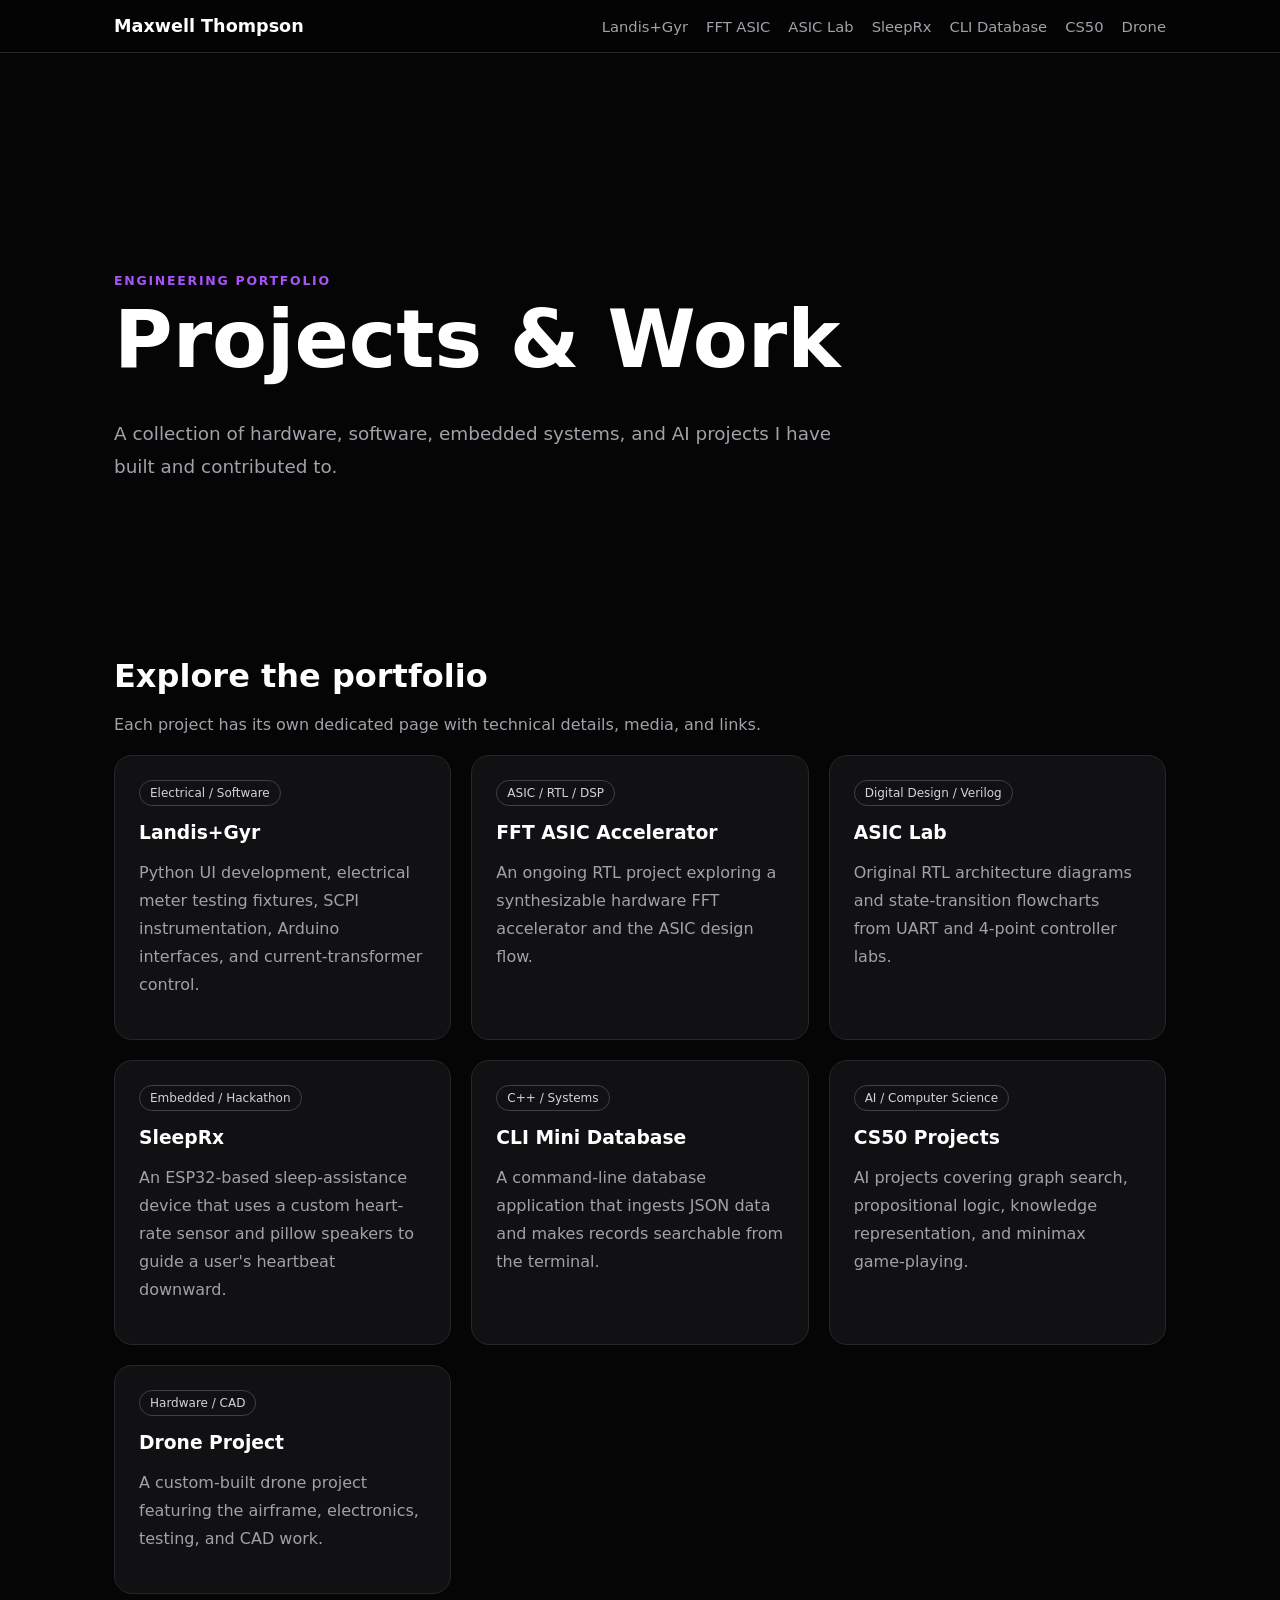
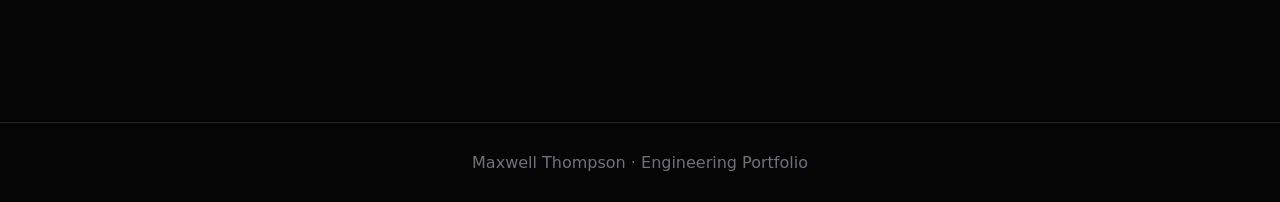
<file: index.html>
<!DOCTYPE html>
<html lang="en"><head><meta charset="UTF-8"><meta name="viewport" content="width=device-width, initial-scale=1.0"><title>Maxwell Thompson | Projects</title><link rel="stylesheet" href="style.css"></head>
<body><nav class="site-nav"><div class="nav-inner"><a class="brand" href="index.html">Maxwell Thompson</a><div class="nav-links"><a href="landis.html">Landis+Gyr</a><a href="fft.html">FFT ASIC</a><a href="asic-lab.html">ASIC Lab</a><a href="sleeprx.html">SleepRx</a><a href="cli-database.html">CLI Database</a><a href="cs50.html">CS50</a><a href="drone.html">Drone</a></div></div></nav>
<main class="container"><section class="hero"><span class="eyebrow">Engineering Portfolio</span><h1>Projects &amp; Work</h1><p class="lead">A collection of hardware, software, embedded systems, and AI projects I have built and contributed to.</p></section><section class="section"><h2>Explore the portfolio</h2><p>Each project has its own dedicated page with technical details, media, and links.</p><div class="grid">
<a class="card" href="landis.html"><span class="tag">Electrical / Software</span><h3>Landis+Gyr</h3><p>Python UI development, electrical meter testing fixtures, SCPI instrumentation, Arduino interfaces, and current-transformer control.</p></a>
<a class="card" href="fft.html"><span class="tag">ASIC / RTL / DSP</span><h3>FFT ASIC Accelerator</h3><p>An ongoing RTL project exploring a synthesizable hardware FFT accelerator and the ASIC design flow.</p></a>
<a class="card" href="asic-lab.html"><span class="tag">Digital Design / Verilog</span><h3>ASIC Lab</h3><p>Original RTL architecture diagrams and state-transition flowcharts from UART and 4-point controller labs.</p></a>
<a class="card" href="sleeprx.html"><span class="tag">Embedded / Hackathon</span><h3>SleepRx</h3><p>An ESP32-based sleep-assistance device that uses a custom heart-rate sensor and pillow speakers to guide a user's heartbeat downward.</p></a>
<a class="card" href="cli-database.html"><span class="tag">C++ / Systems</span><h3>CLI Mini Database</h3><p>A command-line database application that ingests JSON data and makes records searchable from the terminal.</p></a>
<a class="card" href="cs50.html"><span class="tag">AI / Computer Science</span><h3>CS50 Projects</h3><p>AI projects covering graph search, propositional logic, knowledge representation, and minimax game-playing.</p></a>
<a class="card" href="drone.html"><span class="tag">Hardware / CAD</span><h3>Drone Project</h3><p>A custom-built drone project featuring the airframe, electronics, testing, and CAD work.</p></a></div></section></main><footer>Maxwell Thompson · Engineering Portfolio</footer></body></html>
</file>
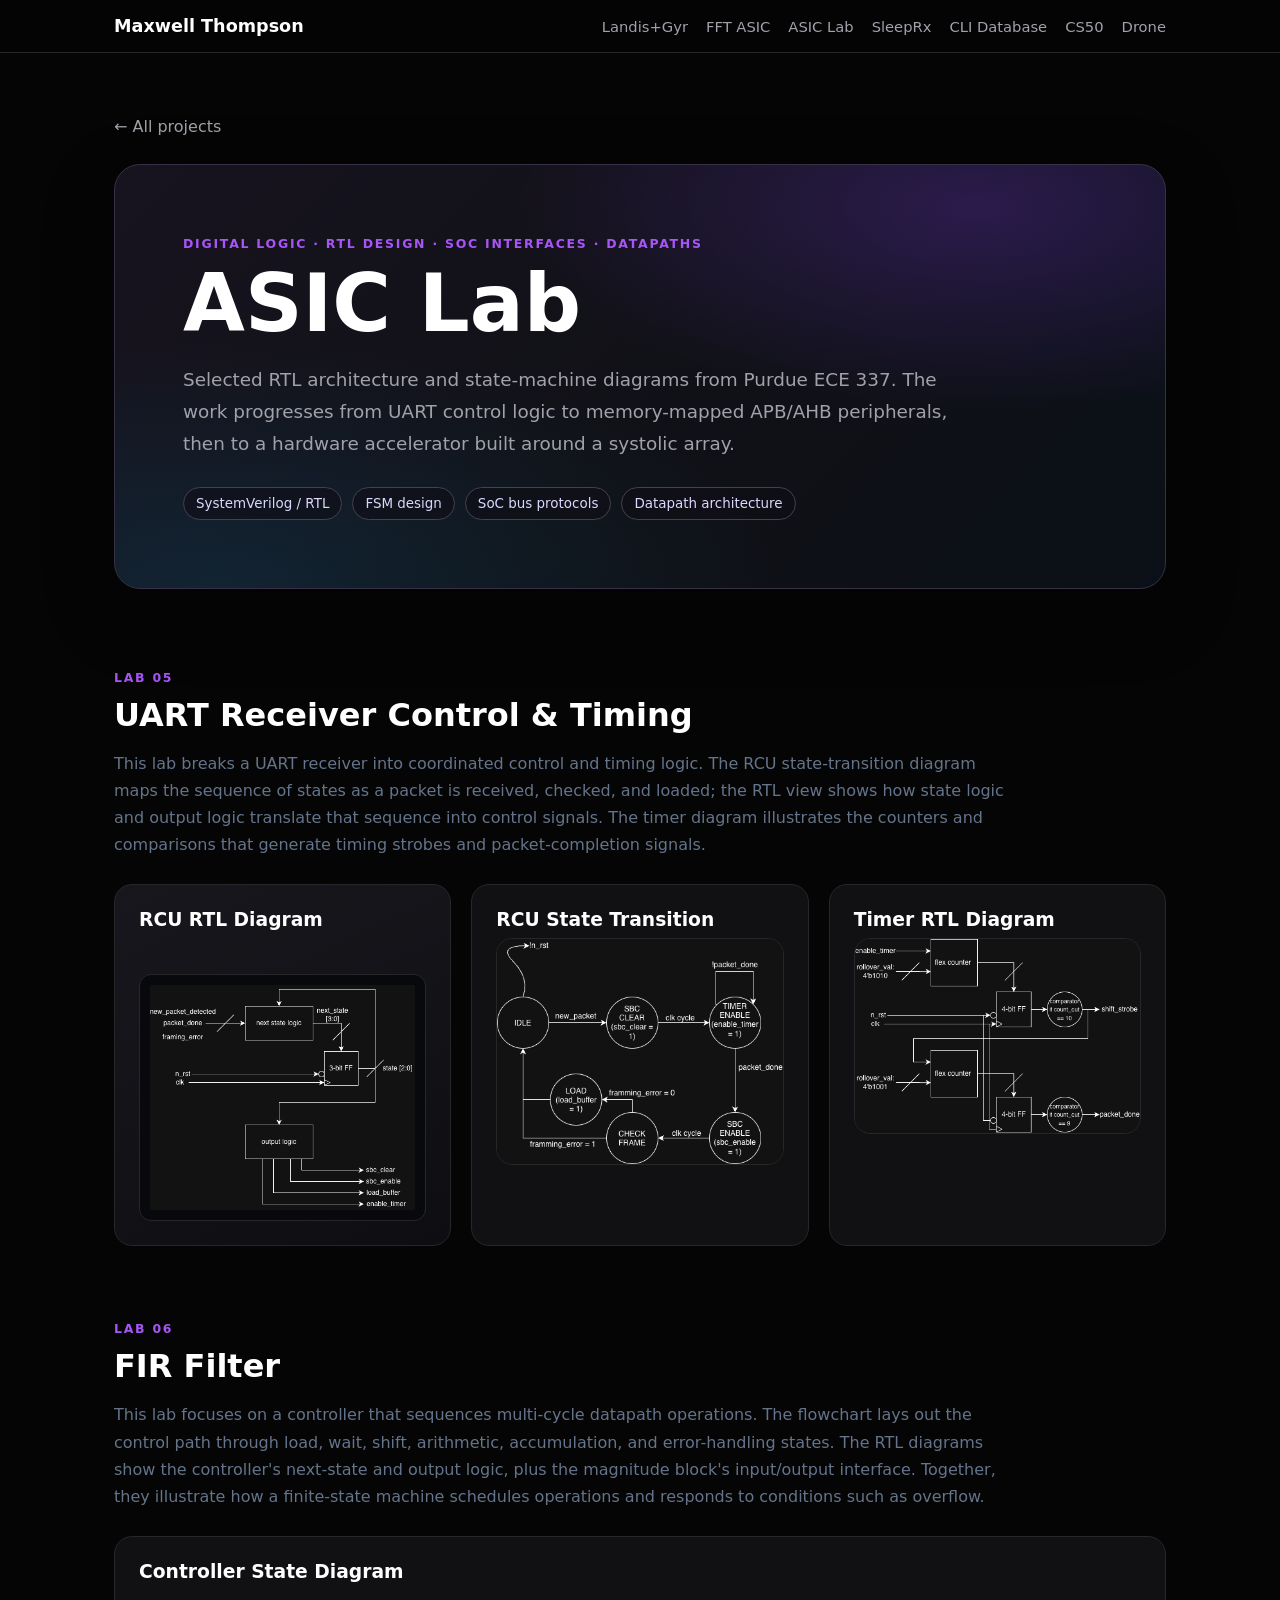
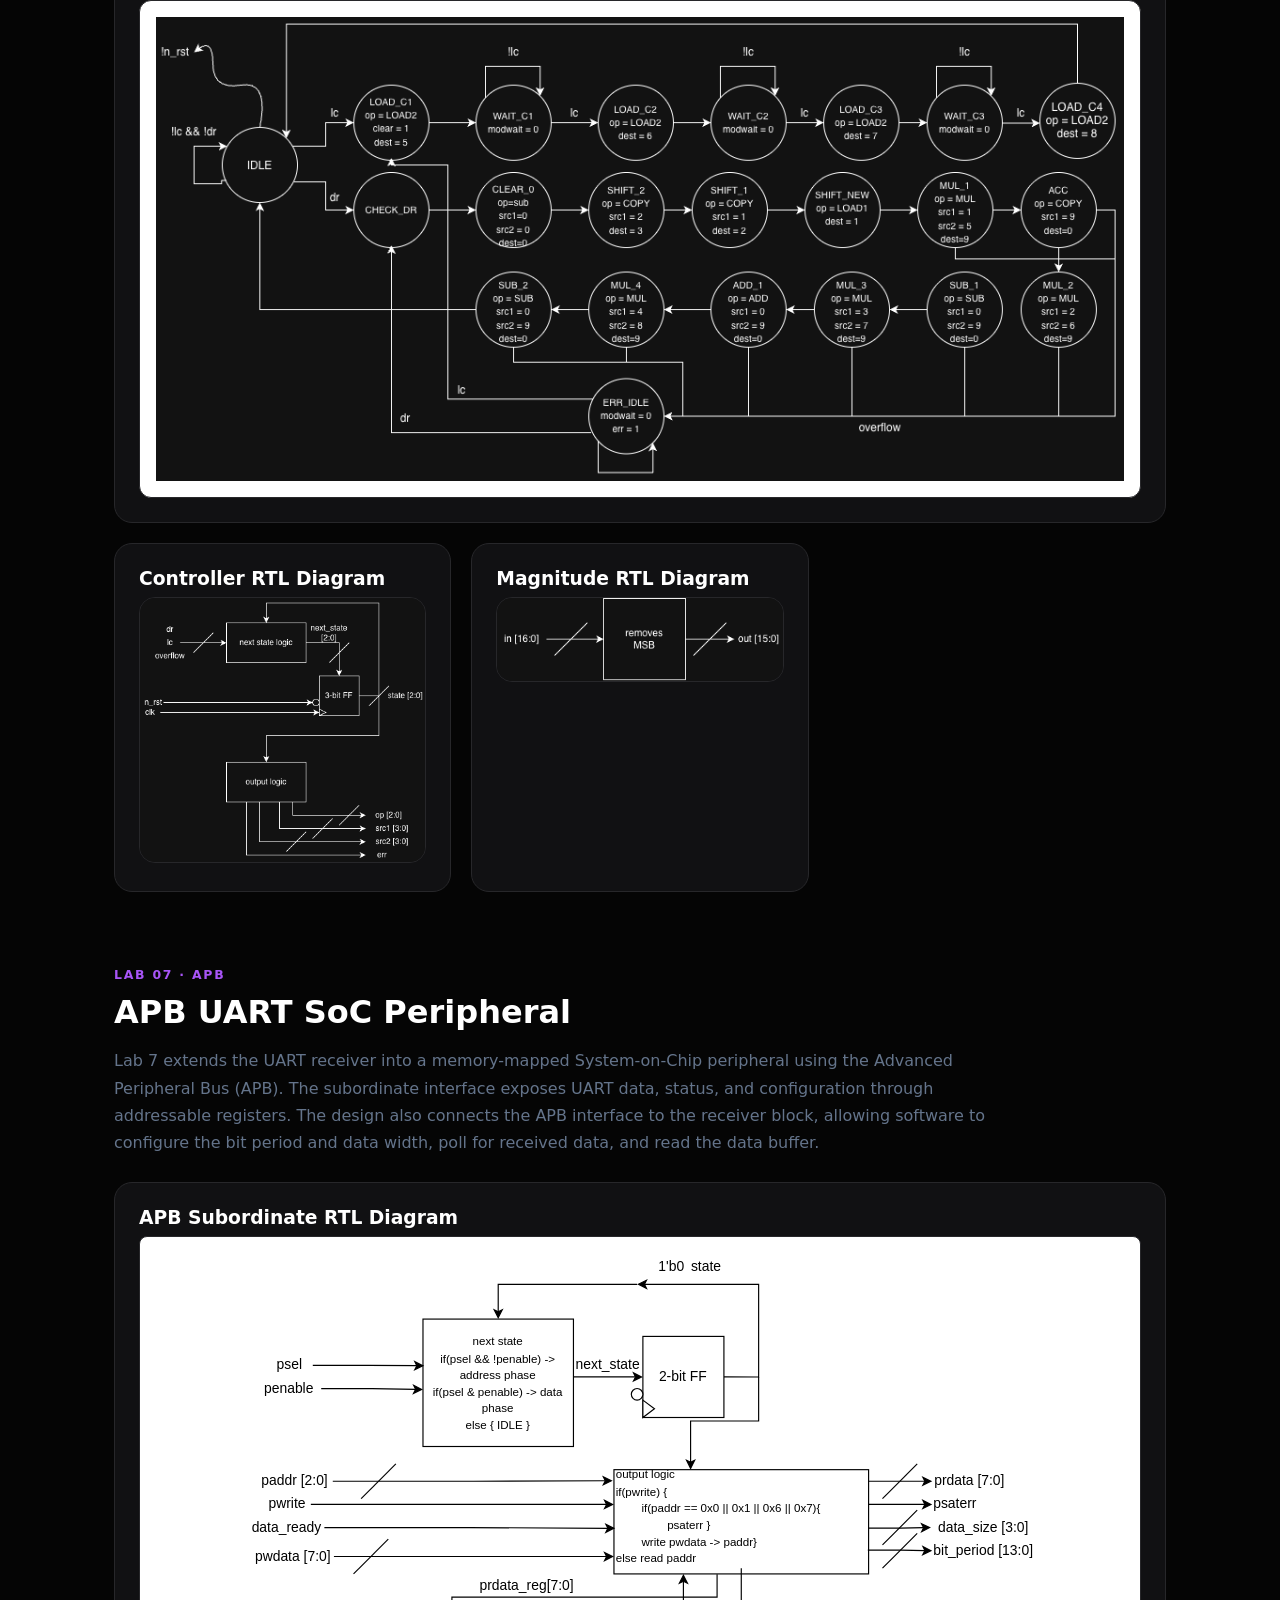
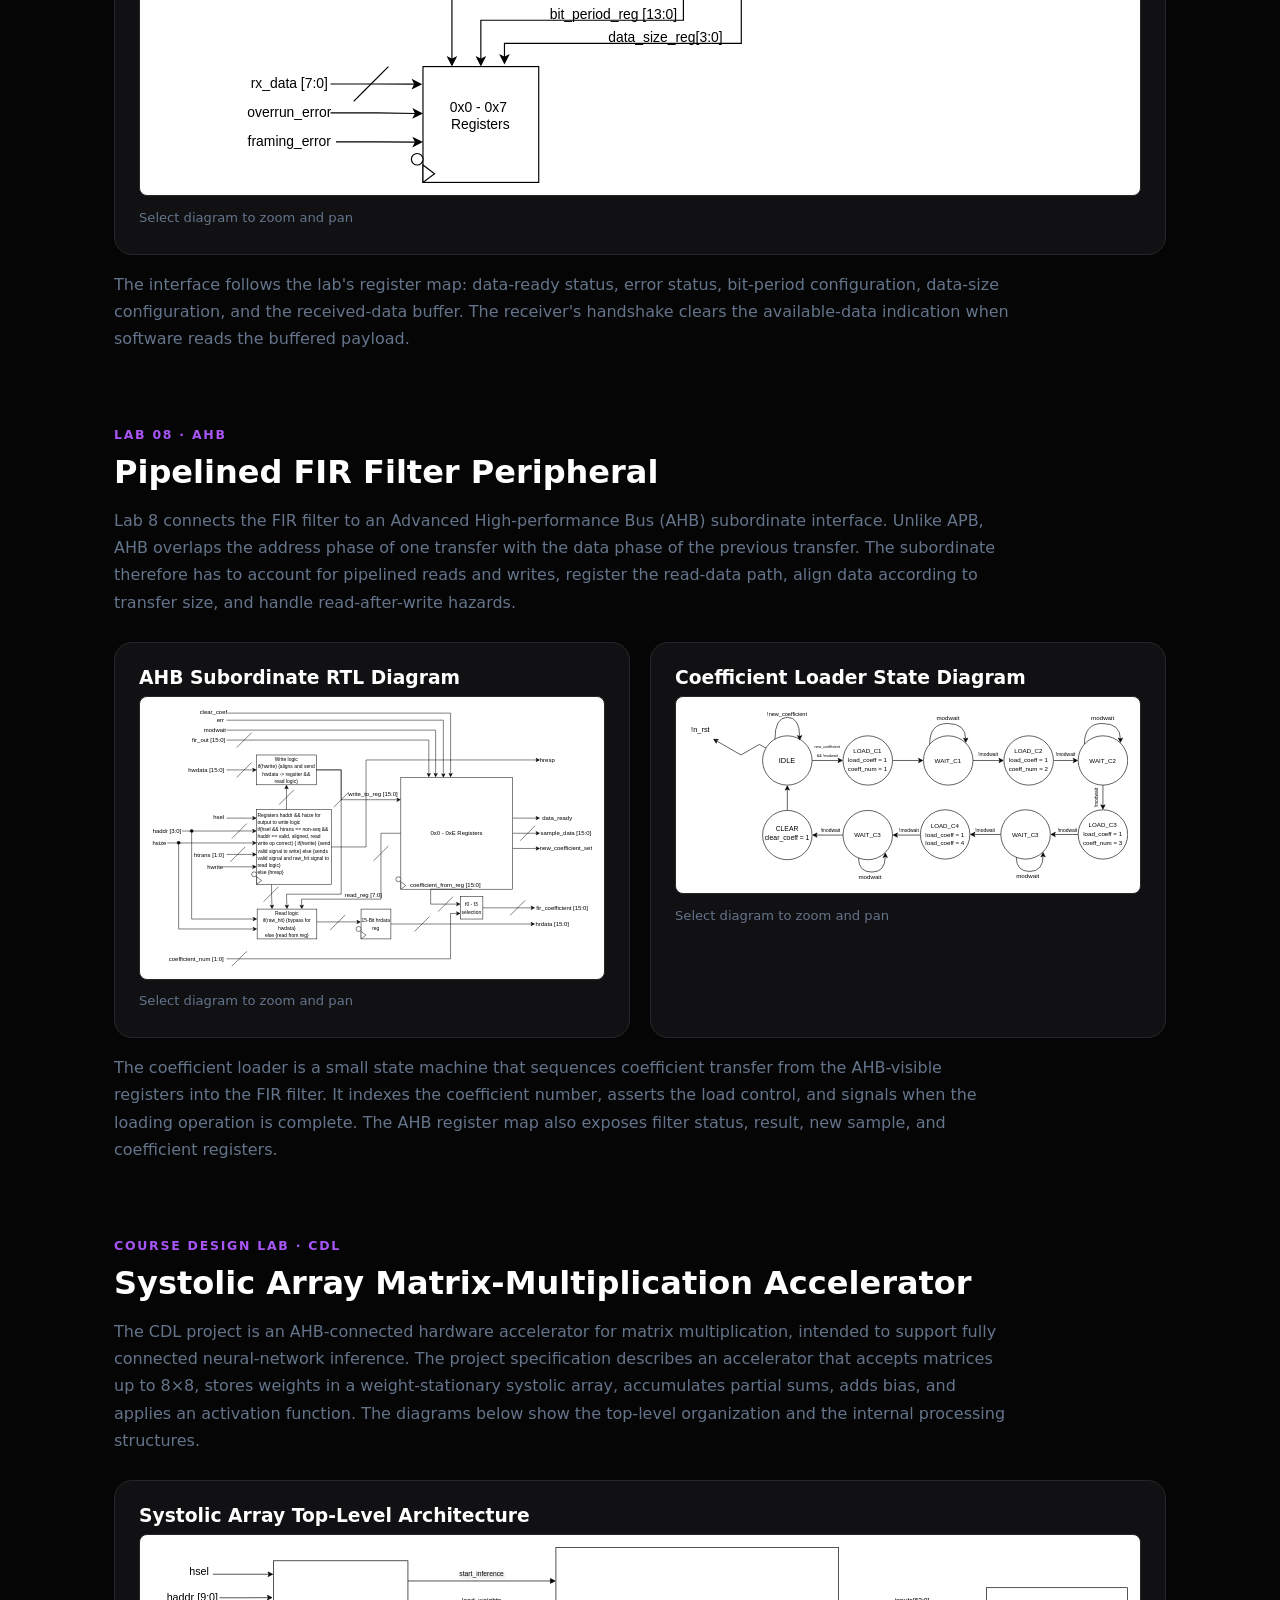
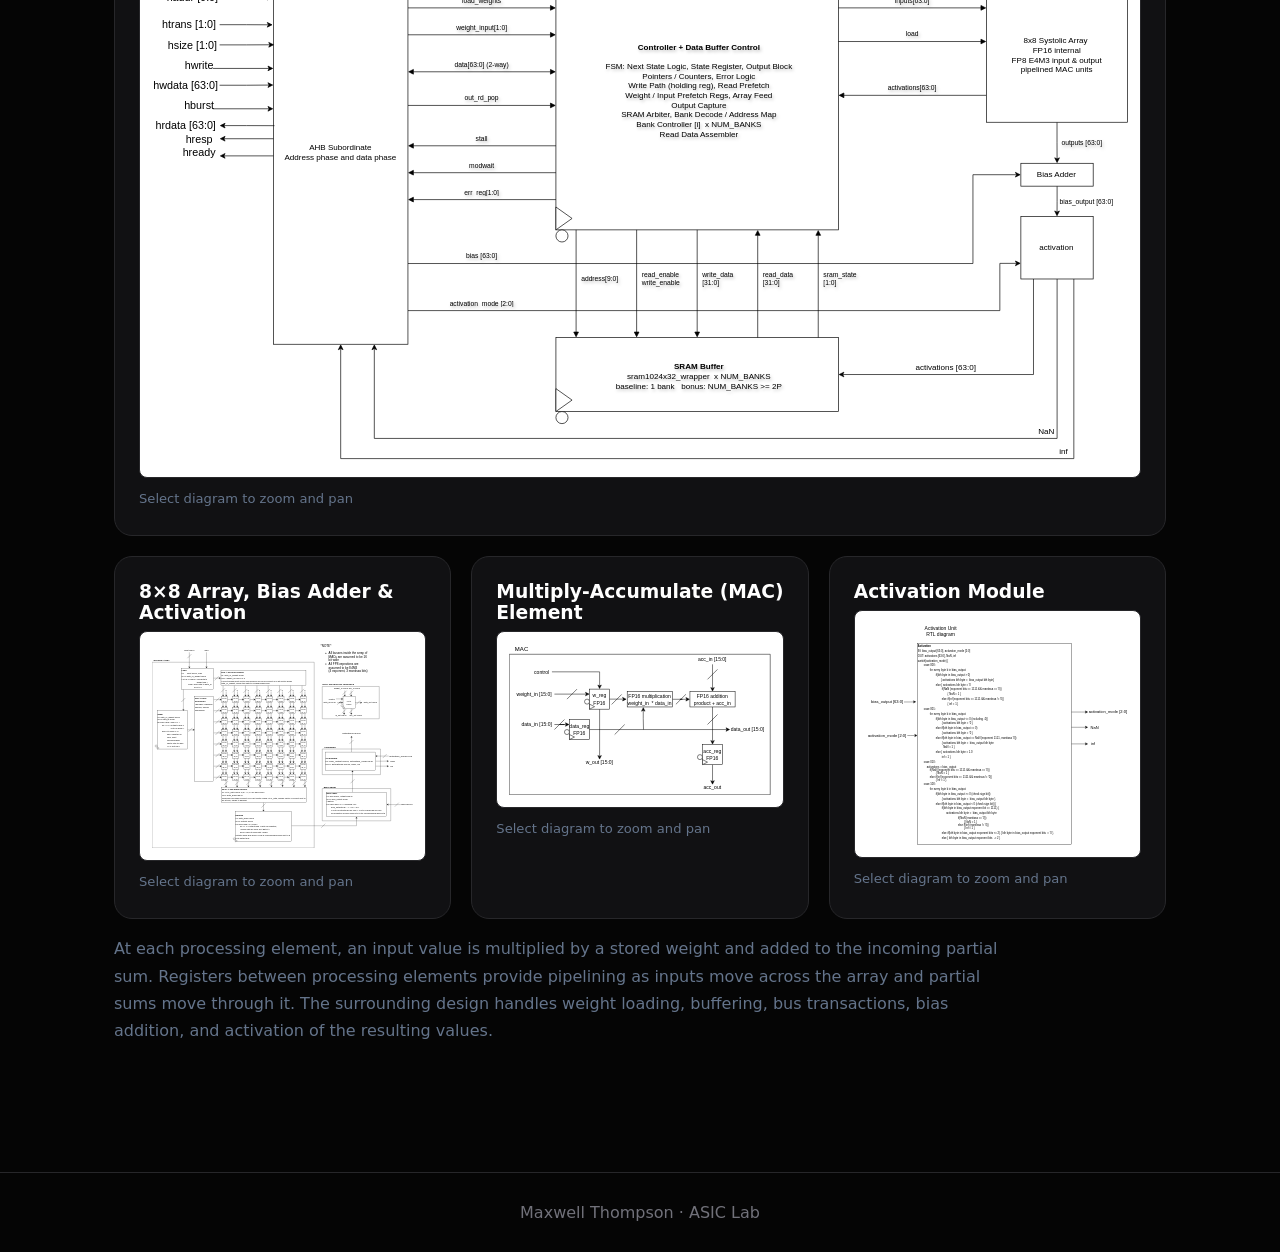
<file: asic-lab.html>
<!DOCTYPE html>
<html lang="en">
<head>
<meta charset="UTF-8">
<meta name="viewport" content="width=device-width, initial-scale=1.0">
<title>ASIC Lab | Maxwell Thompson</title>
<link rel="stylesheet" href="style.css?v=20261110-ece337-diagrams">
<style>
.lab-section{margin-top:3.5rem}.lab-description{max-width:900px;line-height:1.7;color:var(--muted,#64748b)}
.lab-diagram-card{cursor:zoom-in}.lab-diagram-card .media{display:block;width:100%;height:auto;max-height:560px;object-fit:contain;background:#fff;border-radius:8px;padding:12px}
.diagram-hint{font-size:.82rem;color:var(--muted,#64748b);margin:.65rem 0 0}
.diagram-viewer{position:fixed;inset:0;z-index:9999;background:rgba(5,10,20,.94);display:none;flex-direction:column;padding:16px}
.diagram-viewer.open{display:flex}.viewer-toolbar{display:flex;gap:8px;align-items:center;justify-content:center;flex-wrap:wrap;padding:8px}
.viewer-toolbar button,.viewer-close{border:1px solid #64748b;background:#172033;color:white;border-radius:8px;padding:9px 13px;cursor:pointer}
.viewer-close{position:absolute;right:18px;top:18px;font-size:1.1rem}
.viewer-stage{flex:1;overflow:auto;display:flex;align-items:center;justify-content:center;cursor:grab}
.viewer-stage img{max-width:none;max-height:none;transform-origin:center center;user-select:none;-webkit-user-drag:none}
.viewer-title{color:#fff;text-align:center;margin:8px 48px 0}
@media(max-width:700px){.diagram-viewer{padding:8px}.viewer-stage{justify-content:flex-start;align-items:flex-start}.lab-diagram-card .media{max-height:360px}}
</style>
</head>
<body>
<nav class="site-nav"><div class="nav-inner"><a class="brand" href="index.html">Maxwell Thompson</a><div class="nav-links"><a href="landis.html">Landis+Gyr</a><a href="fft.html">FFT ASIC</a><a href="asic-lab.html">ASIC Lab</a><a href="sleeprx.html">SleepRx</a><a href="cli-database.html">CLI Database</a><a href="cs50.html">CS50</a><a href="drone.html">Drone</a></div></div></nav>
<main class="container">
<a class="back" href="index.html">← All projects</a>
<section class="lab-hero"><span class="eyebrow">Digital Logic · RTL Design · SoC Interfaces · Datapaths</span><h1>ASIC Lab</h1><p class="lead">Selected RTL architecture and state-machine diagrams from Purdue ECE 337. The work progresses from UART control logic to memory-mapped APB/AHB peripherals, then to a hardware accelerator built around a systolic array.</p><div class="lab-hero-meta"><span>SystemVerilog / RTL</span><span>FSM design</span><span>SoC bus protocols</span><span>Datapath architecture</span></div></section>

<section class="section lab-section"><span class="eyebrow">Lab 05</span><h2>UART Receiver Control &amp; Timing</h2><p class="lab-description">This lab breaks a UART receiver into coordinated control and timing logic. The RCU state-transition diagram maps the sequence of states as a packet is received, checked, and loaded; the RTL view shows how state logic and output logic translate that sequence into control signals. The timer diagram illustrates the counters and comparisons that generate timing strobes and packet-completion signals.</p><div class="grid">
<div class="card lab-card"><h3>RCU RTL Diagram</h3><img class="media lab-diagram" loading="lazy" src="assets/ece337/ECE337_lab5-RCU%20RTL%20diagram.drawio.png" alt="Original Lab 5 RCU RTL block diagram"></div>
<div class="card"><h3>RCU State Transition</h3><img class="media" loading="lazy" src="assets/ece337/ECE337_lab5-RCU%20state%20transition.drawio.png" alt="Original Lab 5 RCU state-transition diagram"></div>
<div class="card"><h3>Timer RTL Diagram</h3><img class="media" loading="lazy" src="assets/ece337/ECE337_lab5-Timer%20RTL%20diagram.drawio.png" alt="Original Lab 5 timer RTL diagram"></div></div></section>

<section class="section lab-section"><span class="eyebrow">Lab 06</span><h2>FIR Filter</h2><p class="lab-description">This lab focuses on a controller that sequences multi-cycle datapath operations. The flowchart lays out the control path through load, wait, shift, arithmetic, accumulation, and error-handling states. The RTL diagrams show the controller's next-state and output logic, plus the magnitude block's input/output interface. Together, they illustrate how a finite-state machine schedules operations and responds to conditions such as overflow.</p><div class="grid">
<div class="card controller-state-card" style="grid-column:1 / -1;"><h3>Controller State Diagram</h3><img class="media controller-state-diagram" style="display:block;width:100%;max-width:1250px;height:auto;margin:18px auto 0;padding:16px;background:#fff;object-fit:contain;" loading="lazy" src="assets/ece337/ECE337_lab6-4pt_controller_flowChart.drawio.png" alt="Original Lab 6 controller state diagram"></div>
<div class="card"><h3>Controller RTL Diagram</h3><img class="media" loading="lazy" src="assets/ece337/ECE337_lab6-controller_RTL.drawio.png" alt="Original Lab 6 controller RTL block diagram"></div>
<div class="card"><h3>Magnitude RTL Diagram</h3><img class="media" loading="lazy" src="assets/ece337/ECE337_lab6-magnitude_RTL.drawio.png" alt="Original Lab 6 magnitude RTL block diagram"></div></div></section>

<section class="section lab-section"><span class="eyebrow">Lab 07 · APB</span><h2>APB UART SoC Peripheral</h2><p class="lab-description">Lab 7 extends the UART receiver into a memory-mapped System-on-Chip peripheral using the Advanced Peripheral Bus (APB). The subordinate interface exposes UART data, status, and configuration through addressable registers. The design also connects the APB interface to the receiver block, allowing software to configure the bit period and data width, poll for received data, and read the data buffer.</p><div class="grid">
<div class="card lab-diagram-card"><h3>APB Subordinate RTL Diagram</h3><img class="media" loading="lazy" src="assets/ece337/ECE337_lab7.drawio.svg" alt="Lab 7 APB UART subordinate interface RTL diagram"><p class="diagram-hint">Select diagram to zoom and pan</p></div>
</div><p class="lab-description">The interface follows the lab's register map: data-ready status, error status, bit-period configuration, data-size configuration, and the received-data buffer. The receiver's handshake clears the available-data indication when software reads the buffered payload.</p></section>

<section class="section lab-section"><span class="eyebrow">Lab 08 · AHB</span><h2>Pipelined FIR Filter Peripheral</h2><p class="lab-description">Lab 8 connects the FIR filter to an Advanced High-performance Bus (AHB) subordinate interface. Unlike APB, AHB overlaps the address phase of one transfer with the data phase of the previous transfer. The subordinate therefore has to account for pipelined reads and writes, register the read-data path, align data according to transfer size, and handle read-after-write hazards.</p><div class="grid">
<div class="card lab-diagram-card"><h3>AHB Subordinate RTL Diagram</h3><img class="media" loading="lazy" src="assets/ece337/ECE337_Lab8-AHB_subordinate.drawio.svg" alt="Lab 8 AHB subordinate interface RTL diagram"><p class="diagram-hint">Select diagram to zoom and pan</p></div>
<div class="card lab-diagram-card"><h3>Coefficient Loader State Diagram</h3><img class="media" loading="lazy" src="assets/ece337/ECE337_Lab8-coefficient_loader_state_diagram.drawio.svg" alt="Lab 8 coefficient loader finite-state-machine diagram"><p class="diagram-hint">Select diagram to zoom and pan</p></div>
</div><p class="lab-description">The coefficient loader is a small state machine that sequences coefficient transfer from the AHB-visible registers into the FIR filter. It indexes the coefficient number, asserts the load control, and signals when the loading operation is complete. The AHB register map also exposes filter status, result, new sample, and coefficient registers.</p></section>

<section class="section lab-section"><span class="eyebrow">Course Design Lab · CDL</span><h2>Systolic Array Matrix-Multiplication Accelerator</h2><p class="lab-description">The CDL project is an AHB-connected hardware accelerator for matrix multiplication, intended to support fully connected neural-network inference. The project specification describes an accelerator that accepts matrices up to 8×8, stores weights in a weight-stationary systolic array, accumulates partial sums, adds bias, and applies an activation function. The diagrams below show the top-level organization and the internal processing structures.</p><div class="grid">
<div class="card lab-diagram-card" style="grid-column:1 / -1;"><h3>Systolic Array Top-Level Architecture</h3><img class="media" loading="lazy" src="assets/ece337/CDL-Systolic-Array-Top-Level.drawio.svg" alt="CDL systolic array accelerator top-level architecture"><p class="diagram-hint">Select diagram to zoom and pan</p></div>
<div class="card lab-diagram-card"><h3>8×8 Array, Bias Adder &amp; Activation</h3><img class="media" loading="lazy" src="assets/ece337/CDL-Systolic-Array-8x8-Bias-Activation.drawio.svg" alt="CDL 8 by 8 systolic array with bias adder and activation block"><p class="diagram-hint">Select diagram to zoom and pan</p></div>
<div class="card lab-diagram-card"><h3>Multiply-Accumulate (MAC) Element</h3><img class="media" loading="lazy" src="assets/ece337/CDL-Systolic-Array-MAC.drawio.svg" alt="CDL systolic array multiply accumulate processing element"><p class="diagram-hint">Select diagram to zoom and pan</p></div>
<div class="card lab-diagram-card"><h3>Activation Module</h3><img class="media" loading="lazy" src="assets/ece337/CDL-Systolic-Array-Activation.drawio.svg" alt="CDL activation module RTL diagram"><p class="diagram-hint">Select diagram to zoom and pan</p></div>
</div><p class="lab-description">At each processing element, an input value is multiplied by a stored weight and added to the incoming partial sum. Registers between processing elements provide pipelining as inputs move across the array and partial sums move through it. The surrounding design handles weight loading, buffering, bus transactions, bias addition, and activation of the resulting values.</p></section>
</main>
<footer>Maxwell Thompson · ASIC Lab</footer>

<div class="diagram-viewer" id="diagramViewer" role="dialog" aria-modal="true" aria-label="Diagram viewer">
<button class="viewer-close" id="viewerClose" aria-label="Close diagram viewer">✕</button>
<div class="viewer-title" id="viewerTitle"></div>
<div class="viewer-toolbar"><button id="zoomOut" type="button">−</button><button id="zoomReset" type="button">Reset</button><button id="zoomIn" type="button">+</button><button id="fitDiagram" type="button">Fit</button></div>
<div class="viewer-stage" id="viewerStage"><img id="viewerImage" alt=""></div>
</div>
<script>
(() => {
 const viewer=document.getElementById('diagramViewer'), stage=document.getElementById('viewerStage'), image=document.getElementById('viewerImage'), title=document.getElementById('viewerTitle');
 let scale=1, dragging=false, startX=0, startY=0, scrollLeft=0, scrollTop=0;
 const apply=()=>{image.style.transform='scale('+scale+')';};
 const open=(img)=>{image.src=img.currentSrc||img.src;image.alt=img.alt;title.textContent=img.closest('.card')?.querySelector('h3')?.textContent||img.alt;scale=1;apply();viewer.classList.add('open');document.body.style.overflow='hidden';stage.scrollTop=0;stage.scrollLeft=0;};
 const close=()=>{viewer.classList.remove('open');document.body.style.overflow='';image.removeAttribute('src');};
 document.querySelectorAll('.lab-diagram-card img').forEach(img=>{img.addEventListener('click',()=>open(img));img.tabIndex=0;img.addEventListener('keydown',e=>{if(e.key==='Enter'||e.key===' '){e.preventDefault();open(img);}});});
 document.getElementById('viewerClose').addEventListener('click',close);
 document.getElementById('zoomIn').addEventListener('click',()=>{scale=Math.min(4,scale+.25);apply();});
 document.getElementById('zoomOut').addEventListener('click',()=>{scale=Math.max(.25,scale-.25);apply();});
 document.getElementById('zoomReset').addEventListener('click',()=>{scale=1;apply();});
 document.getElementById('fitDiagram').addEventListener('click',()=>{scale=Math.min((stage.clientWidth-32)/image.naturalWidth,(stage.clientHeight-32)/image.naturalHeight,1);apply();});
 document.addEventListener('keydown',e=>{if(e.key==='Escape'&&viewer.classList.contains('open'))close();});
 stage.addEventListener('mousedown',e=>{if(e.target!==image)return;dragging=true;startX=e.pageX-stage.offsetLeft;startY=e.pageY-stage.offsetTop;scrollLeft=stage.scrollLeft;scrollTop=stage.scrollTop;stage.style.cursor='grabbing';});
 window.addEventListener('mouseup',()=>{dragging=false;stage.style.cursor='grab';});
 stage.addEventListener('mousemove',e=>{if(!dragging)return;e.preventDefault();stage.scrollLeft=scrollLeft-(e.pageX-stage.offsetLeft-startX);stage.scrollTop=scrollTop-(e.pageY-stage.offsetTop-startY);});
 stage.addEventListener('wheel',e=>{if(!viewer.classList.contains('open')||!e.ctrlKey)return;e.preventDefault();scale=Math.max(.25,Math.min(4,scale+(e.deltaY<0?.1:-.1)));apply();},{passive:false});
})();
</script>
</body></html>
</file>
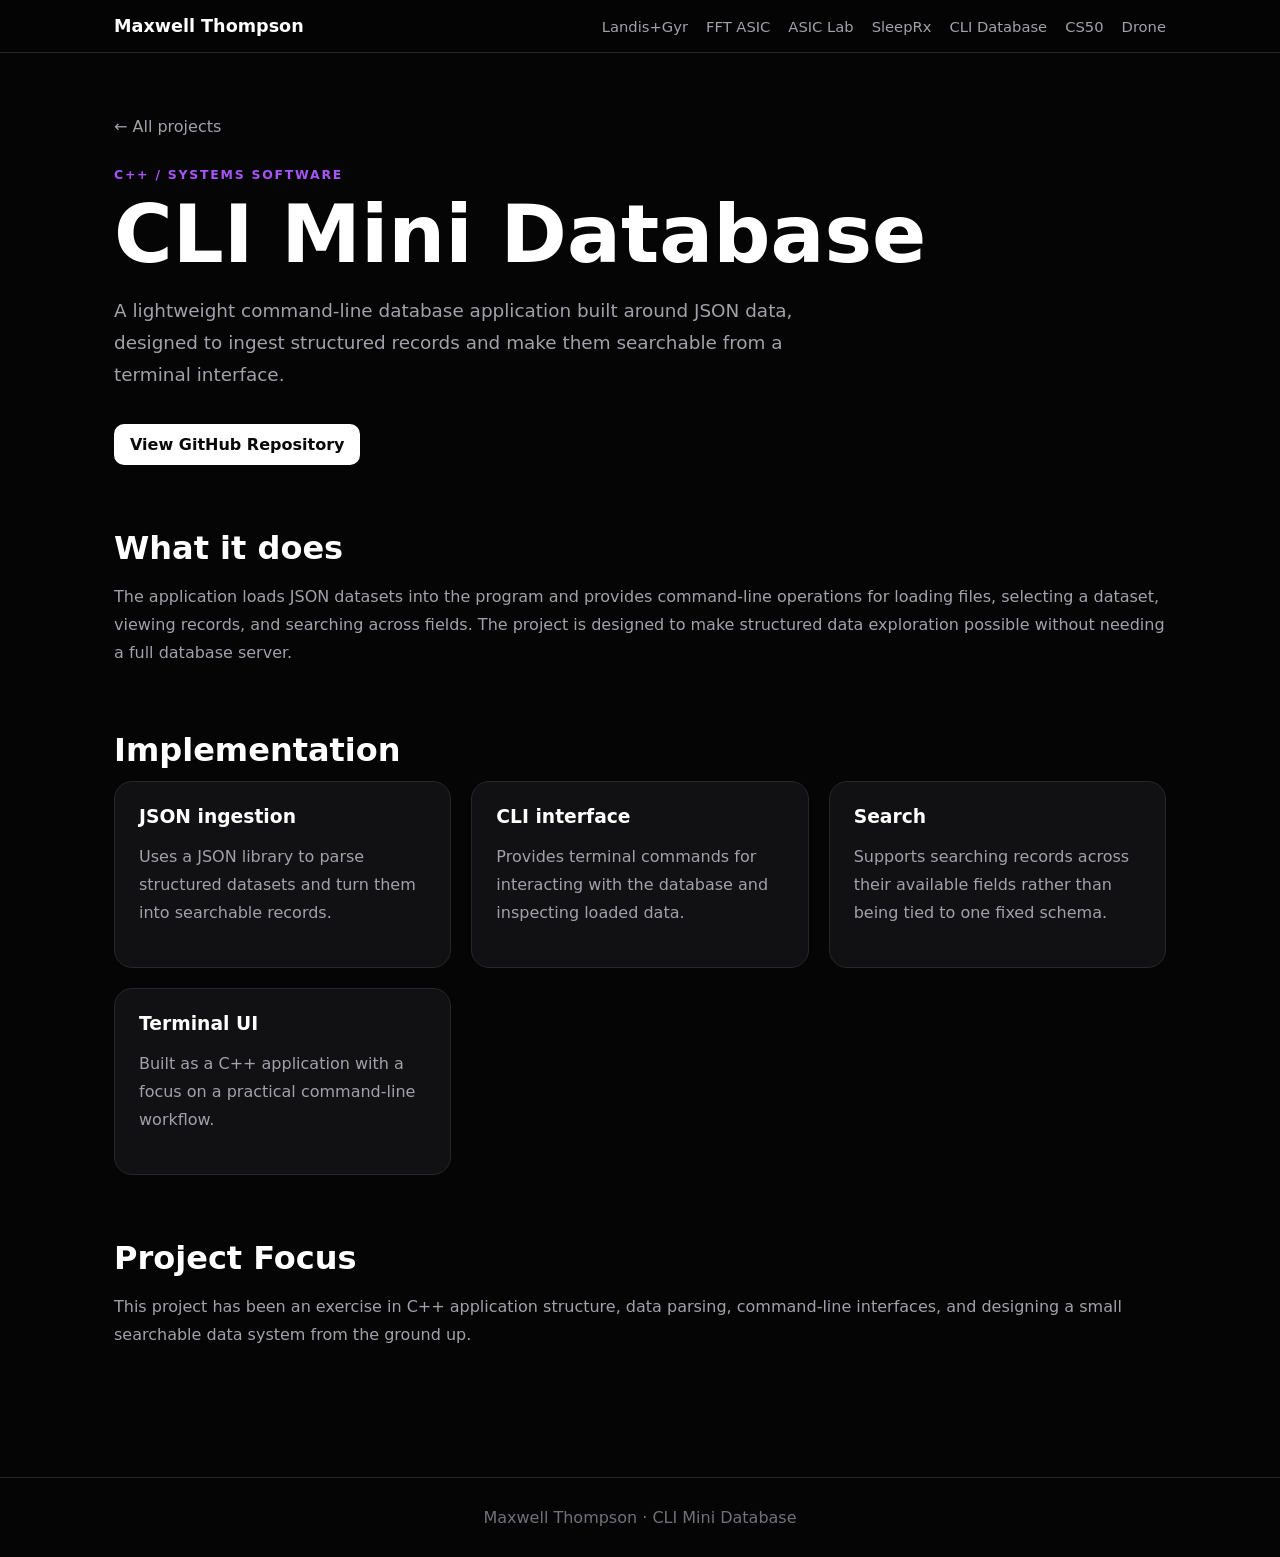
<file: cli-database.html>
<!DOCTYPE html>
<html lang="en"><head><meta charset="UTF-8"><meta name="viewport" content="width=device-width, initial-scale=1.0"><title>CLI Mini Database | Maxwell Thompson</title><link rel="stylesheet" href="style.css"></head>
<body>
<nav class="site-nav"><div class="nav-inner"><a class="brand" href="index.html">Maxwell Thompson</a><div class="nav-links"><a href="landis.html">Landis+Gyr</a><a href="fft.html">FFT ASIC</a><a href="asic-lab.html">ASIC Lab</a><a href="sleeprx.html">SleepRx</a><a href="cli-database.html">CLI Database</a><a href="cs50.html">CS50</a><a href="drone.html">Drone</a></div></div></nav>
<main class="container"><a class="back" href="index.html">← All projects</a>
<section class="section"><span class="eyebrow">C++ / Systems Software</span><h1>CLI Mini Database</h1><p class="lead">A lightweight command-line database application built around JSON data, designed to ingest structured records and make them searchable from a terminal interface.</p><a class="button" href="https://github.com/maxwellth1/CLI-Mini-Database" target="_blank" rel="noopener">View GitHub Repository</a></section>
<section class="section"><h2>What it does</h2><p>The application loads JSON datasets into the program and provides command-line operations for loading files, selecting a dataset, viewing records, and searching across fields. The project is designed to make structured data exploration possible without needing a full database server.</p></section>
<section class="section"><h2>Implementation</h2><div class="grid">
<div class="card"><h3>JSON ingestion</h3><p>Uses a JSON library to parse structured datasets and turn them into searchable records.</p></div>
<div class="card"><h3>CLI interface</h3><p>Provides terminal commands for interacting with the database and inspecting loaded data.</p></div>
<div class="card"><h3>Search</h3><p>Supports searching records across their available fields rather than being tied to one fixed schema.</p></div>
<div class="card"><h3>Terminal UI</h3><p>Built as a C++ application with a focus on a practical command-line workflow.</p></div>
</div></section>
<section class="section"><h2>Project Focus</h2><p>This project has been an exercise in C++ application structure, data parsing, command-line interfaces, and designing a small searchable data system from the ground up.</p></section>
</main><footer>Maxwell Thompson · CLI Mini Database</footer>
</body></html>
</file>
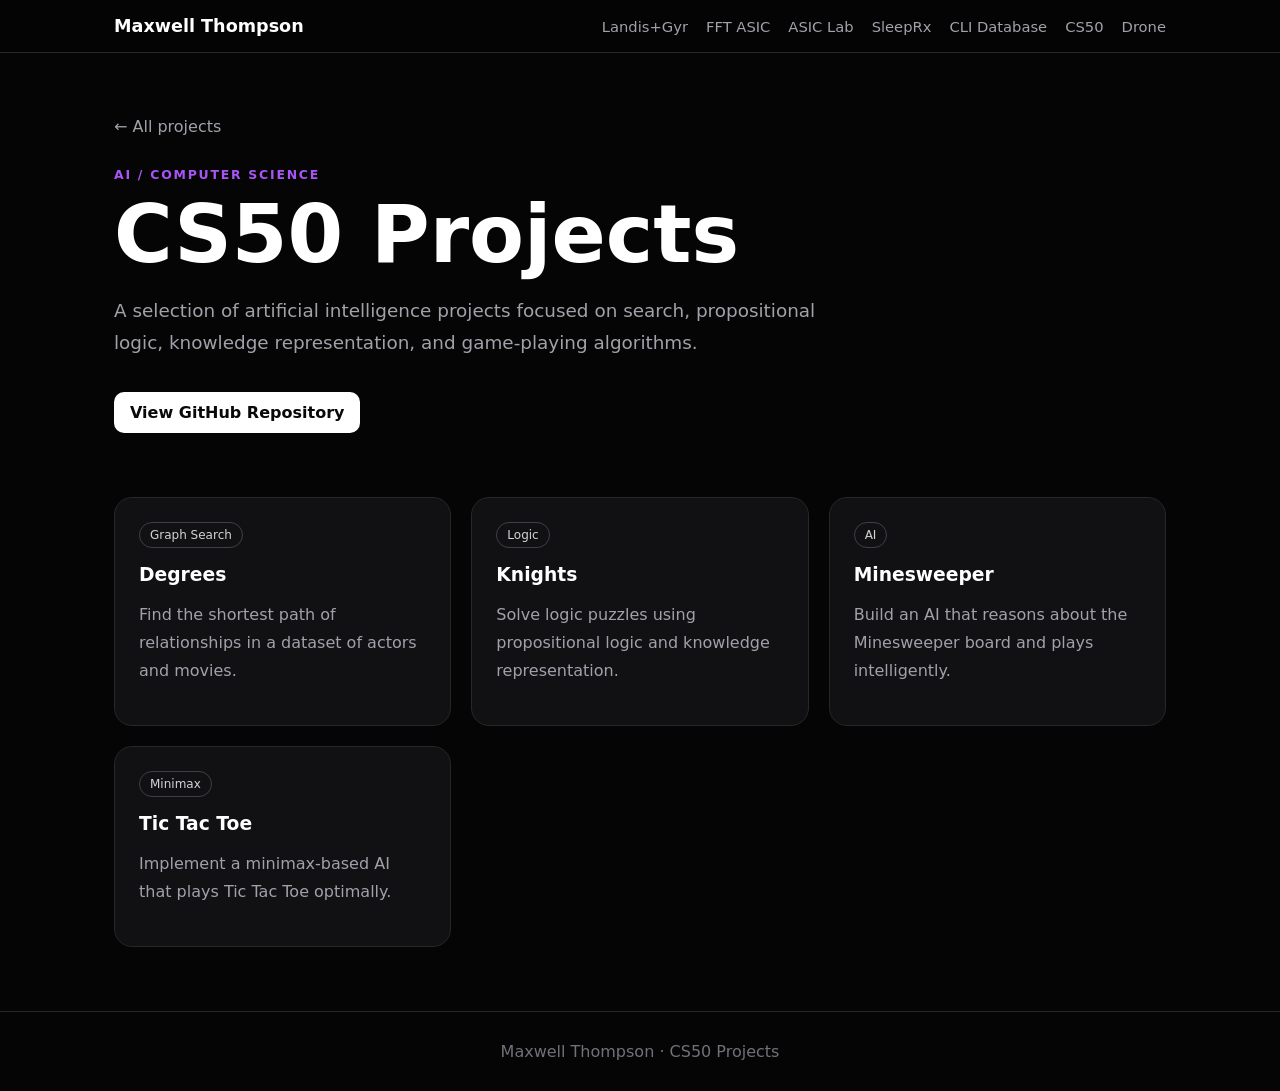
<file: cs50.html>
<!DOCTYPE html>
<html lang="en"><head><meta charset="UTF-8"><meta name="viewport" content="width=device-width, initial-scale=1.0"><title>CS50 Projects | Maxwell Thompson</title><link rel="stylesheet" href="style.css"></head>
<body>
<nav class="site-nav"><div class="nav-inner"><a class="brand" href="index.html">Maxwell Thompson</a><div class="nav-links"><a href="landis.html">Landis+Gyr</a><a href="fft.html">FFT ASIC</a><a href="asic-lab.html">ASIC Lab</a><a href="sleeprx.html">SleepRx</a><a href="cli-database.html">CLI Database</a><a href="cs50.html">CS50</a><a href="drone.html">Drone</a></div></div></nav>
<main class="container"><a class="back" href="index.html">← All projects</a><section class="section"><span class="eyebrow">AI / Computer Science</span><h1>CS50 Projects</h1><p class="lead">A selection of artificial intelligence projects focused on search, propositional logic, knowledge representation, and game-playing algorithms.</p><a class="button" href="https://github.com/max35243524-ops/cs50" target="_blank" rel="noopener">View GitHub Repository</a></section><section class="grid"><a class="card" href="https://github.com/max35243524-ops/cs50/tree/main/degrees" target="_blank" rel="noopener"><span class="tag">Graph Search</span><h3>Degrees</h3><p>Find the shortest path of relationships in a dataset of actors and movies.</p></a><a class="card" href="https://github.com/max35243524-ops/cs50/tree/main/knights" target="_blank" rel="noopener"><span class="tag">Logic</span><h3>Knights</h3><p>Solve logic puzzles using propositional logic and knowledge representation.</p></a><a class="card" href="https://github.com/max35243524-ops/cs50/tree/main/minesweeper" target="_blank" rel="noopener"><span class="tag">AI</span><h3>Minesweeper</h3><p>Build an AI that reasons about the Minesweeper board and plays intelligently.</p></a><a class="card" href="https://github.com/max35243524-ops/cs50/tree/main/tictactoe" target="_blank" rel="noopener"><span class="tag">Minimax</span><h3>Tic Tac Toe</h3><p>Implement a minimax-based AI that plays Tic Tac Toe optimally.</p></a></section></main><footer>Maxwell Thompson · CS50 Projects</footer></body></html>
</file>
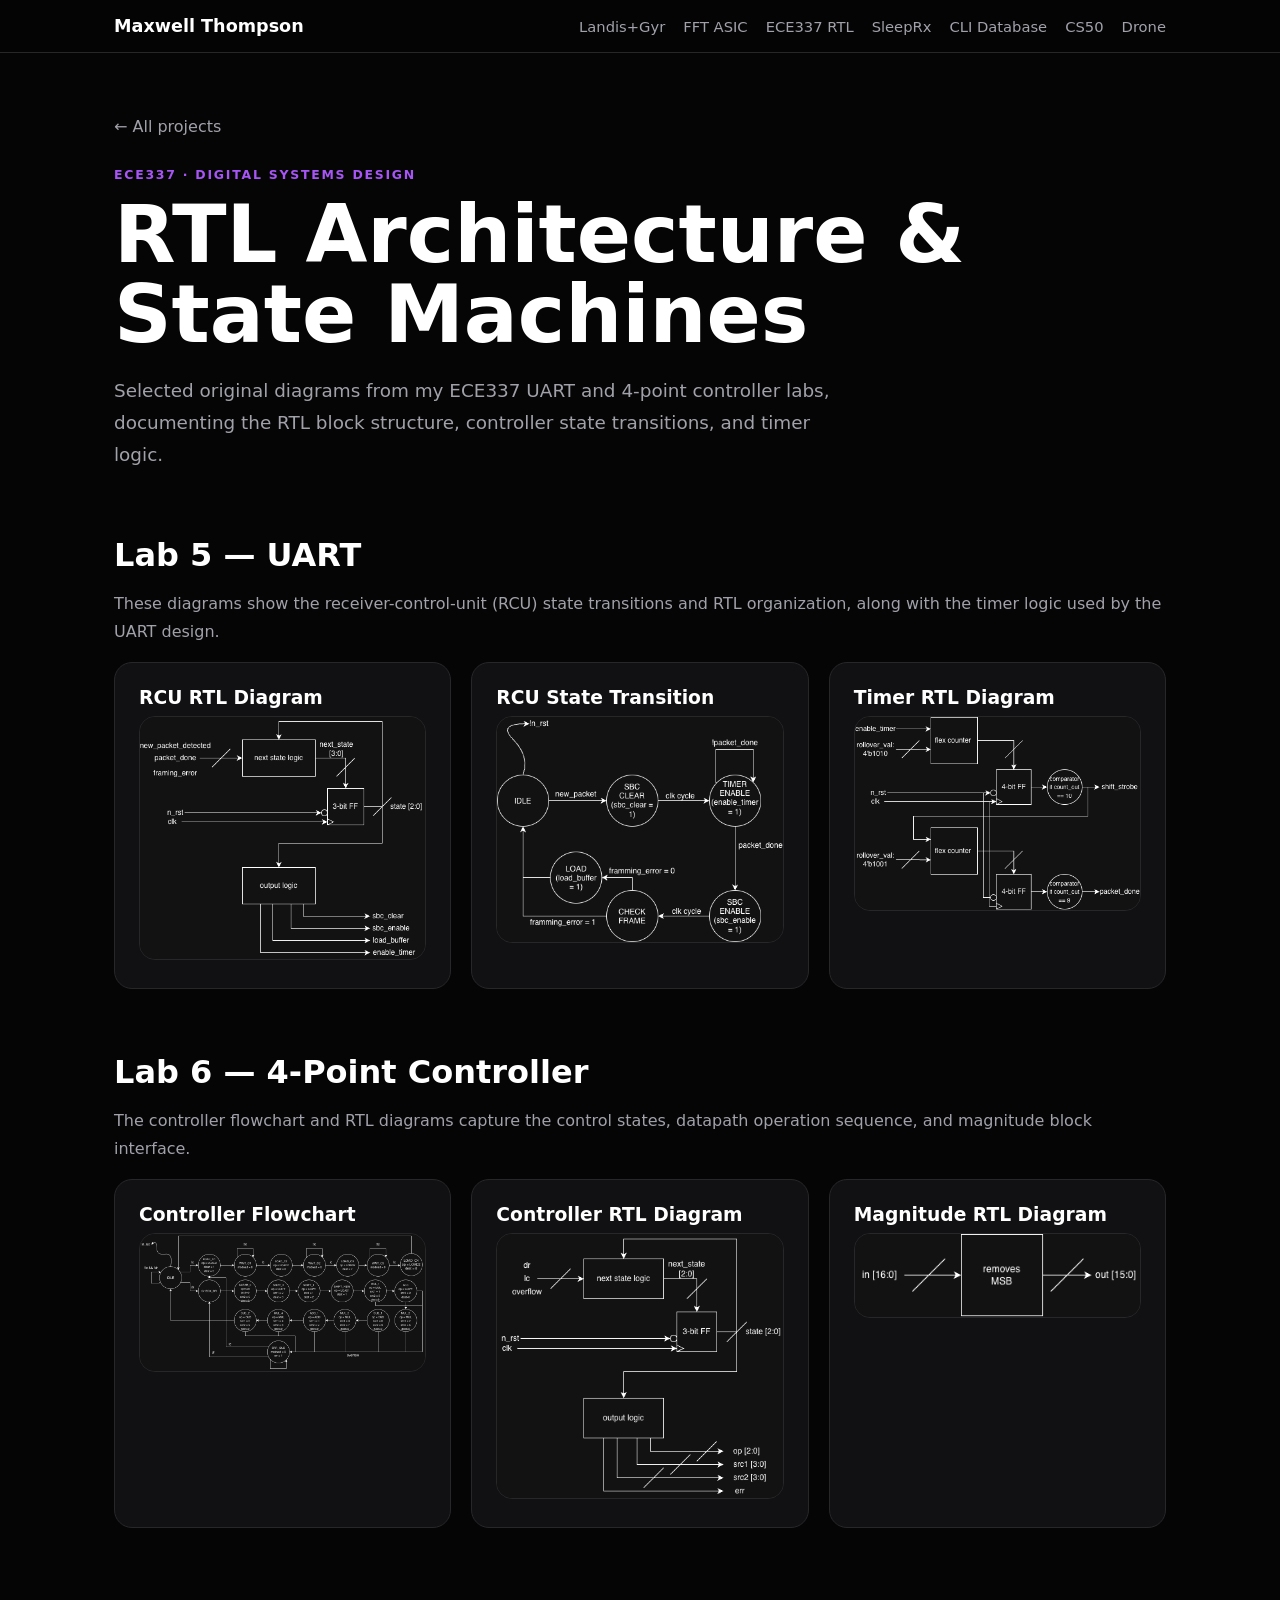
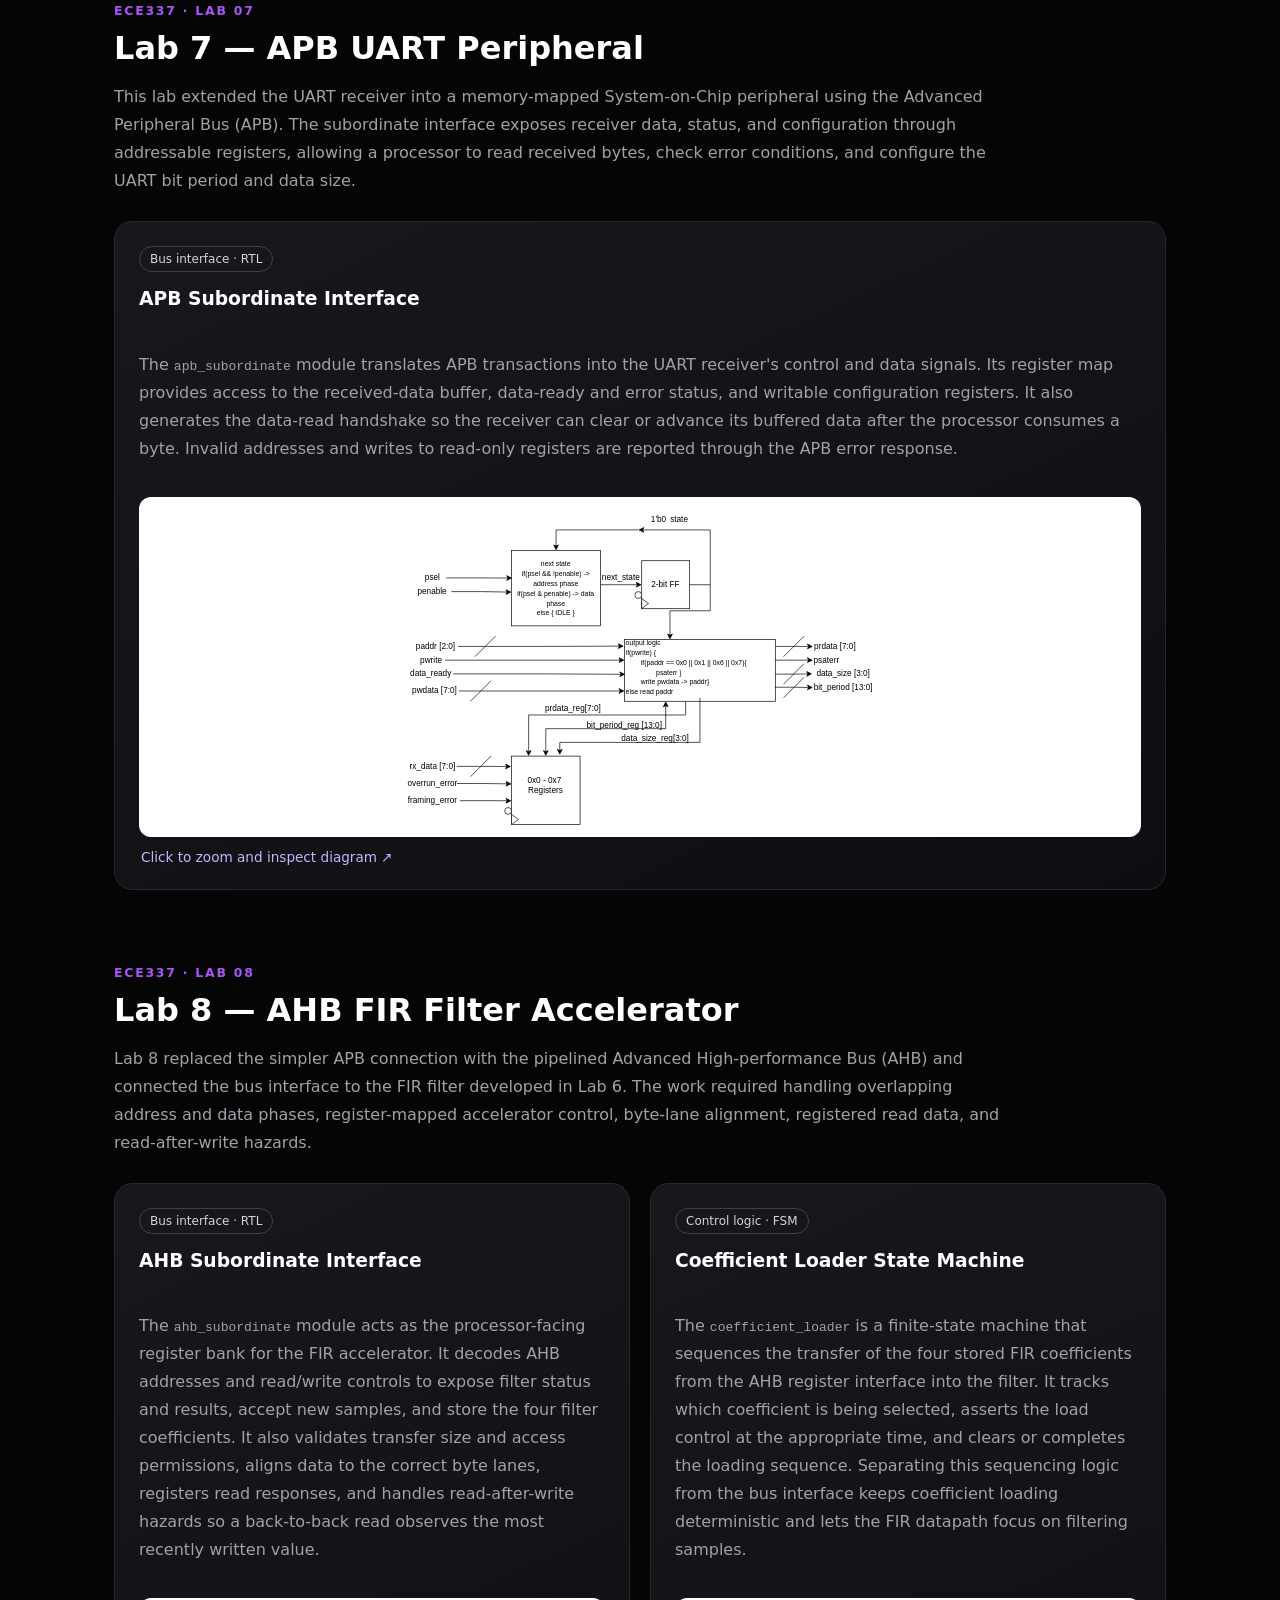
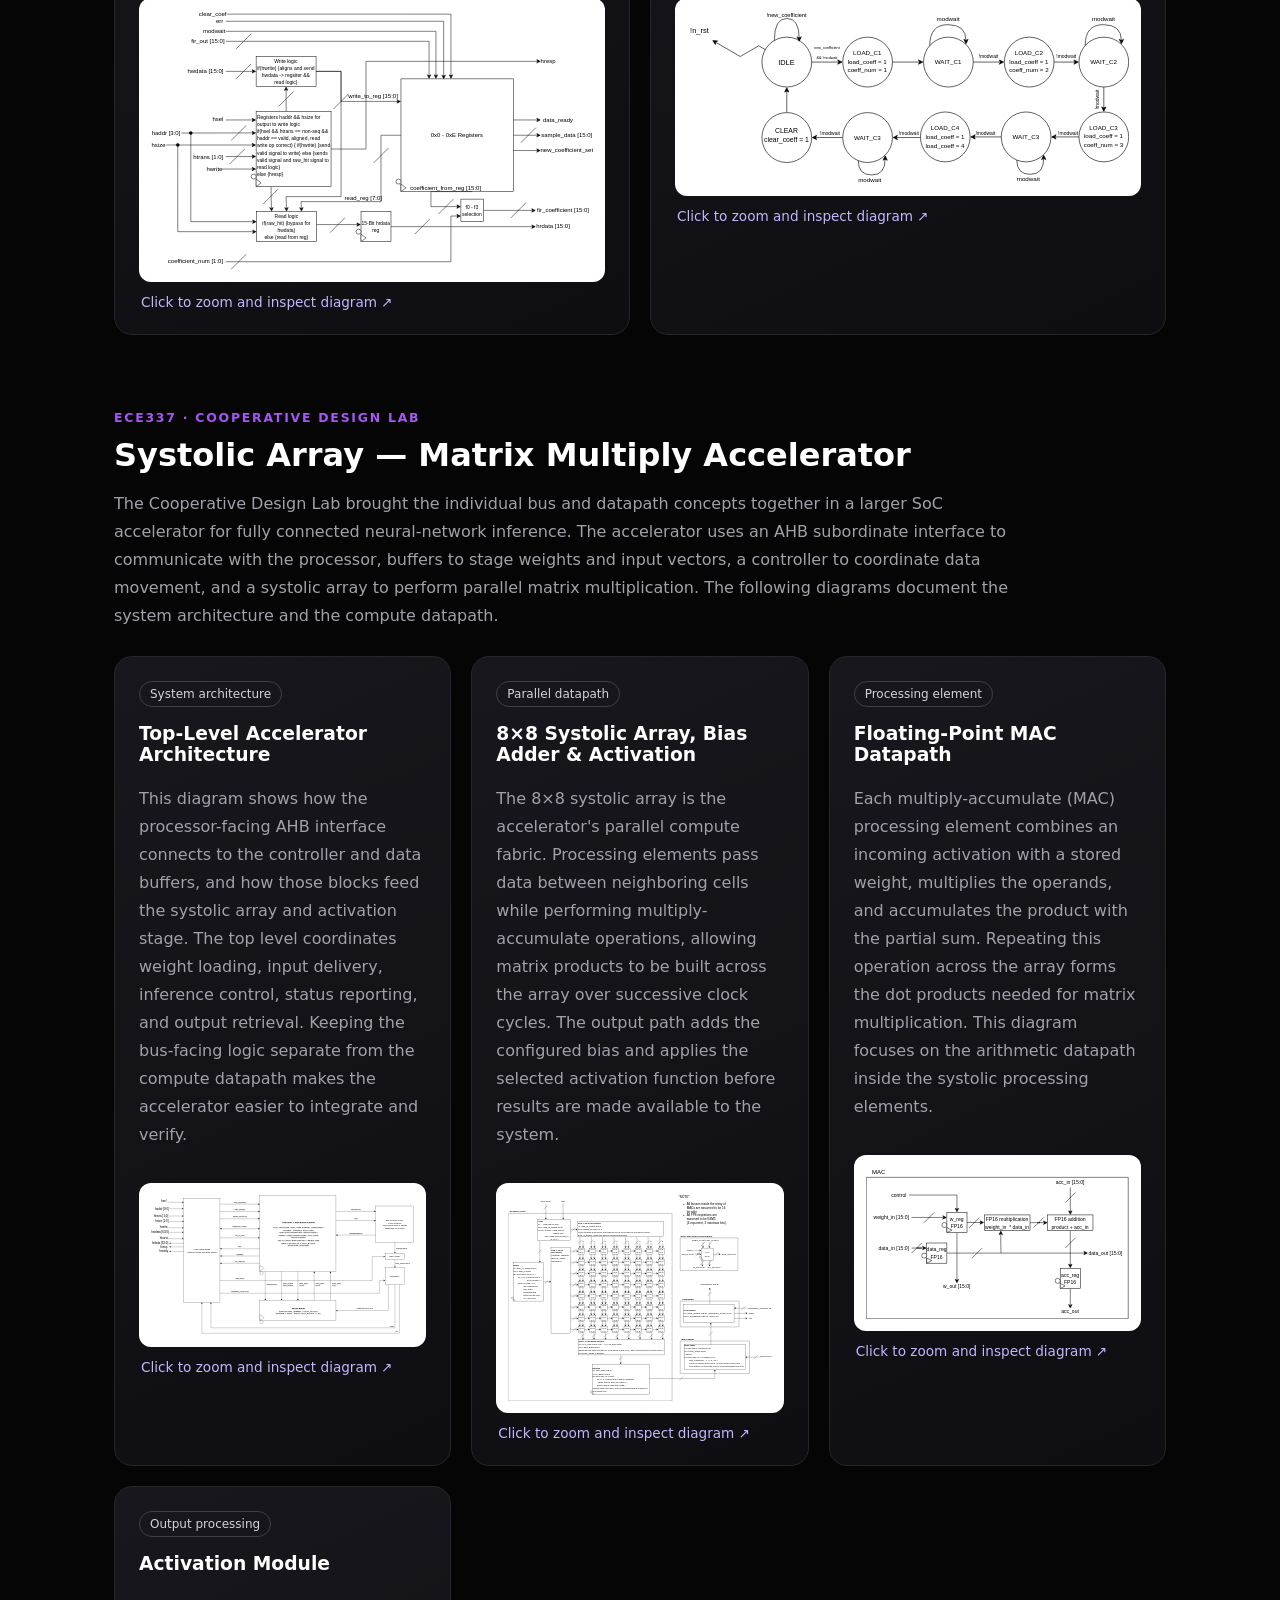
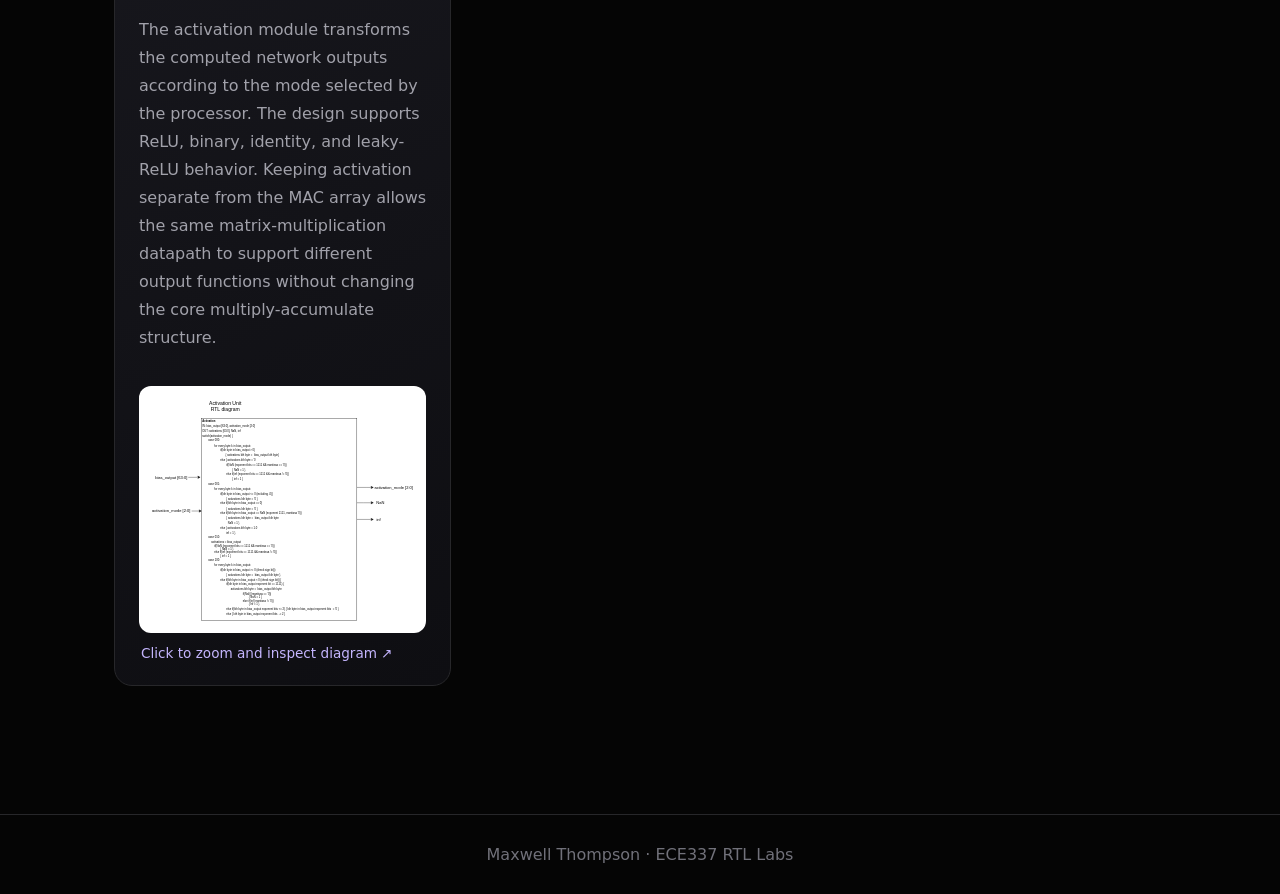
<file: ece337.html>
<!DOCTYPE html>
<html lang="en"><head><meta charset="UTF-8"><meta name="viewport" content="width=device-width, initial-scale=1.0"><title>ECE337 RTL Labs | Maxwell Thompson</title><link rel="stylesheet" href="style.css"></head>
<body><nav class="site-nav"><div class="nav-inner"><a class="brand" href="index.html">Maxwell Thompson</a><div class="nav-links"><a href="landis.html">Landis+Gyr</a><a href="fft.html">FFT ASIC</a><a href="ece337.html">ECE337 RTL</a><a href="sleeprx.html">SleepRx</a><a href="cli-database.html">CLI Database</a><a href="cs50.html">CS50</a><a href="drone.html">Drone</a></div></div></nav>
<main class="container"><a class="back" href="index.html">← All projects</a><section class="section"><span class="eyebrow">ECE337 · Digital Systems Design</span><h1>RTL Architecture &amp; State Machines</h1><p class="lead">Selected original diagrams from my ECE337 UART and 4-point controller labs, documenting the RTL block structure, controller state transitions, and timer logic.</p></section>
<section class="section"><h2>Lab 5 — UART</h2><p>These diagrams show the receiver-control-unit (RCU) state transitions and RTL organization, along with the timer logic used by the UART design.</p><div class="grid">
<div class="card"><h3>RCU RTL Diagram</h3><img class="media" loading="lazy" src="assets/ece337/ECE337_lab5-RCU%20RTL%20diagram.drawio.png" alt="Original Lab 5 RCU RTL block diagram"></div>
<div class="card"><h3>RCU State Transition</h3><img class="media" loading="lazy" src="assets/ece337/ECE337_lab5-RCU%20state%20transition.drawio.png" alt="Original Lab 5 RCU state-transition diagram"></div>
<div class="card"><h3>Timer RTL Diagram</h3><img class="media" loading="lazy" src="assets/ece337/ECE337_lab5-Timer%20RTL%20diagram.drawio.png" alt="Original Lab 5 timer RTL diagram"></div></div></section>
<section class="section"><h2>Lab 6 — 4-Point Controller</h2><p>The controller flowchart and RTL diagrams capture the control states, datapath operation sequence, and magnitude block interface.</p><div class="grid">
<div class="card"><h3>Controller Flowchart</h3><img class="media" loading="lazy" src="assets/ece337/ECE337_lab6-4pt_controller_flowChart.drawio.png" alt="Original Lab 6 4-point controller flowchart"></div>
<div class="card"><h3>Controller RTL Diagram</h3><img class="media" loading="lazy" src="assets/ece337/ECE337_lab6-controller_RTL.drawio.png" alt="Original Lab 6 controller RTL block diagram"></div>
<div class="card"><h3>Magnitude RTL Diagram</h3><img class="media" loading="lazy" src="assets/ece337/ECE337_lab6-magnitude_RTL.drawio.png" alt="Original Lab 6 magnitude RTL block diagram"></div></div></section>
<section class="section lab-section">
  <span class="eyebrow">ECE337 · Lab 07</span>
  <h2>Lab 7 — APB UART Peripheral</h2>
  <p class="lab-description">This lab extended the UART receiver into a memory-mapped System-on-Chip peripheral using the Advanced Peripheral Bus (APB). The subordinate interface exposes receiver data, status, and configuration through addressable registers, allowing a processor to read received bytes, check error conditions, and configure the UART bit period and data size.</p>
  <div class="grid">
    <article class="card lab-card">
      <span class="tag">Bus interface · RTL</span>
      <h3>APB Subordinate Interface</h3>
      <p>The <code>apb_subordinate</code> module translates APB transactions into the UART receiver's control and data signals. Its register map provides access to the received-data buffer, data-ready and error status, and writable configuration registers. It also generates the data-read handshake so the receiver can clear or advance its buffered data after the processor consumes a byte. Invalid addresses and writes to read-only registers are reported through the APB error response.</p>
      <button class="diagram-open" type="button" data-diagram="assets/ece337/ECE337_lab7.drawio.svg" data-title="Lab 7 — APB Subordinate RTL Diagram"><img class="lab-diagram zoomable-diagram" loading="lazy" src="assets/ece337/ECE337_lab7.drawio.svg" alt="Lab 7 APB subordinate interface RTL diagram"><span>Click to zoom and inspect diagram ↗</span></button>
    </article>
  </div>
</section>

<section class="section lab-section">
  <span class="eyebrow">ECE337 · Lab 08</span>
  <h2>Lab 8 — AHB FIR Filter Accelerator</h2>
  <p class="lab-description">Lab 8 replaced the simpler APB connection with the pipelined Advanced High-performance Bus (AHB) and connected the bus interface to the FIR filter developed in Lab 6. The work required handling overlapping address and data phases, register-mapped accelerator control, byte-lane alignment, registered read data, and read-after-write hazards.</p>
  <div class="grid">
    <article class="card lab-card">
      <span class="tag">Bus interface · RTL</span>
      <h3>AHB Subordinate Interface</h3>
      <p>The <code>ahb_subordinate</code> module acts as the processor-facing register bank for the FIR accelerator. It decodes AHB addresses and read/write controls to expose filter status and results, accept new samples, and store the four filter coefficients. It also validates transfer size and access permissions, aligns data to the correct byte lanes, registers read responses, and handles read-after-write hazards so a back-to-back read observes the most recently written value.</p>
      <button class="diagram-open" type="button" data-diagram="assets/ece337/ECE337_Lab8-AHB_subordinate.drawio.svg" data-title="Lab 8 — AHB Subordinate RTL Diagram"><img class="lab-diagram zoomable-diagram" loading="lazy" src="assets/ece337/ECE337_Lab8-AHB_subordinate.drawio.svg" alt="Lab 8 AHB subordinate interface RTL diagram"><span>Click to zoom and inspect diagram ↗</span></button>
    </article>
    <article class="card lab-card">
      <span class="tag">Control logic · FSM</span>
      <h3>Coefficient Loader State Machine</h3>
      <p>The <code>coefficient_loader</code> is a finite-state machine that sequences the transfer of the four stored FIR coefficients from the AHB register interface into the filter. It tracks which coefficient is being selected, asserts the load control at the appropriate time, and clears or completes the loading sequence. Separating this sequencing logic from the bus interface keeps coefficient loading deterministic and lets the FIR datapath focus on filtering samples.</p>
      <button class="diagram-open" type="button" data-diagram="assets/ece337/ECE337_Lab8-coefficient_loader_state_diagram.drawio.svg" data-title="Lab 8 — Coefficient Loader State Diagram"><img class="lab-diagram zoomable-diagram" loading="lazy" src="assets/ece337/ECE337_Lab8-coefficient_loader_state_diagram.drawio.svg" alt="Lab 8 coefficient loader finite state machine diagram"><span>Click to zoom and inspect diagram ↗</span></button>
    </article>
  </div>
</section>

<section class="section lab-section">
  <span class="eyebrow">ECE337 · Cooperative Design Lab</span>
  <h2>Systolic Array — Matrix Multiply Accelerator</h2>
  <p class="lab-description">The Cooperative Design Lab brought the individual bus and datapath concepts together in a larger SoC accelerator for fully connected neural-network inference. The accelerator uses an AHB subordinate interface to communicate with the processor, buffers to stage weights and input vectors, a controller to coordinate data movement, and a systolic array to perform parallel matrix multiplication. The following diagrams document the system architecture and the compute datapath.</p>
  <div class="grid">
    <article class="card lab-card">
      <span class="tag">System architecture</span>
      <h3>Top-Level Accelerator Architecture</h3>
      <p>This diagram shows how the processor-facing AHB interface connects to the controller and data buffers, and how those blocks feed the systolic array and activation stage. The top level coordinates weight loading, input delivery, inference control, status reporting, and output retrieval. Keeping the bus-facing logic separate from the compute datapath makes the accelerator easier to integrate and verify.</p>
      <button class="diagram-open" type="button" data-diagram="assets/ece337/CDL-Systolic-Array-Top-Level.drawio.svg" data-title="Systolic Array — Top-Level Architecture"><img class="lab-diagram zoomable-diagram" loading="lazy" src="assets/ece337/CDL-Systolic-Array-Top-Level.drawio.svg" alt="Top-level matrix multiply accelerator architecture"><span>Click to zoom and inspect diagram ↗</span></button>
    </article>
    <article class="card lab-card">
      <span class="tag">Parallel datapath</span>
      <h3>8×8 Systolic Array, Bias Adder &amp; Activation</h3>
      <p>The 8×8 systolic array is the accelerator's parallel compute fabric. Processing elements pass data between neighboring cells while performing multiply-accumulate operations, allowing matrix products to be built across the array over successive clock cycles. The output path adds the configured bias and applies the selected activation function before results are made available to the system.</p>
      <button class="diagram-open" type="button" data-diagram="assets/ece337/CDL-Systolic-Array-8x8-Bias-Activation.drawio.svg" data-title="Systolic Array — 8×8 Array, Bias Adder and Activation"><img class="lab-diagram zoomable-diagram" loading="lazy" src="assets/ece337/CDL-Systolic-Array-8x8-Bias-Activation.drawio.svg" alt="8 by 8 systolic array with bias adder and activation stage"><span>Click to zoom and inspect diagram ↗</span></button>
    </article>
    <article class="card lab-card">
      <span class="tag">Processing element</span>
      <h3>Floating-Point MAC Datapath</h3>
      <p>Each multiply-accumulate (MAC) processing element combines an incoming activation with a stored weight, multiplies the operands, and accumulates the product with the partial sum. Repeating this operation across the array forms the dot products needed for matrix multiplication. This diagram focuses on the arithmetic datapath inside the systolic processing elements.</p>
      <button class="diagram-open" type="button" data-diagram="assets/ece337/CDL-Systolic-Array-MAC.drawio.svg" data-title="Systolic Array — Floating-Point MAC Datapath"><img class="lab-diagram zoomable-diagram" loading="lazy" src="assets/ece337/CDL-Systolic-Array-MAC.drawio.svg" alt="Floating-point multiply accumulate processing element diagram"><span>Click to zoom and inspect diagram ↗</span></button>
    </article>
    <article class="card lab-card">
      <span class="tag">Output processing</span>
      <h3>Activation Module</h3>
      <p>The activation module transforms the computed network outputs according to the mode selected by the processor. The design supports ReLU, binary, identity, and leaky-ReLU behavior. Keeping activation separate from the MAC array allows the same matrix-multiplication datapath to support different output functions without changing the core multiply-accumulate structure.</p>
      <button class="diagram-open" type="button" data-diagram="assets/ece337/CDL-Systolic-Array-Activation.drawio.svg" data-title="Systolic Array — Activation Module"><img class="lab-diagram zoomable-diagram" loading="lazy" src="assets/ece337/CDL-Systolic-Array-Activation.drawio.svg" alt="Systolic array activation module diagram"><span>Click to zoom and inspect diagram ↗</span></button>
    </article>
  </div>
</section>

<div class="diagram-viewer" id="diagramViewer" aria-hidden="true">
  <div class="diagram-viewer-toolbar">
    <strong id="diagramViewerTitle">RTL Diagram</strong>
    <div class="diagram-viewer-actions">
      <button type="button" id="diagramZoomOut" aria-label="Zoom out">−</button>
      <button type="button" id="diagramZoomIn" aria-label="Zoom in">+</button>
      <button type="button" id="diagramFit">Fit</button>
      <button type="button" id="diagramReset">Reset</button>
      <button type="button" id="diagramClose" aria-label="Close diagram">✕</button>
    </div>
  </div>
  <div class="diagram-viewer-viewport" id="diagramViewport">
    <img id="diagramViewerImage" alt="Enlarged RTL diagram">
  </div>
  <p class="diagram-viewer-hint">Scroll to zoom · Drag to pan · Use Fit to return to the full diagram</p>
</div>

<style>
.diagram-open { display:block; width:100%; padding:0; border:0; background:transparent; color:#c4b5fd; text-align:left; cursor:zoom-in; font:inherit; }
.diagram-open span { display:block; padding:12px 2px 0; font-size:.85rem; }
img.lab-diagram { width:100%; max-height:340px; object-fit:contain; background:#fff; border-radius:12px; padding:12px; }
.diagram-viewer { display:none; position:fixed; inset:0; z-index:1000; padding:16px; background:rgba(3,4,8,.97); }
.diagram-viewer.open { display:flex; flex-direction:column; }
.diagram-viewer-toolbar { display:flex; justify-content:space-between; align-items:center; gap:14px; color:#fff; padding:4px 4px 14px; }
.diagram-viewer-actions { display:flex; flex-wrap:wrap; gap:8px; }
.diagram-viewer-actions button { border:1px solid #52525b; border-radius:8px; padding:8px 13px; background:#18181b; color:#fff; cursor:pointer; font:inherit; }
.diagram-viewer-viewport { position:relative; flex:1; min-height:0; overflow:hidden; border:1px solid #3f3f46; border-radius:12px; background:#fff; cursor:grab; touch-action:none; }
.diagram-viewer-viewport.dragging { cursor:grabbing; }
#diagramViewerImage { position:absolute; top:50%; left:50%; max-width:none; max-height:none; width:auto; height:auto; transform:translate(-50%,-50%) scale(1); transform-origin:center; user-select:none; -webkit-user-drag:none; }
.diagram-viewer-hint { text-align:center; margin:10px 0 0; font-size:.82rem; }
@media(max-width:700px) { .diagram-viewer { padding:8px; } .diagram-viewer-toolbar { align-items:flex-start; flex-direction:column; } .diagram-viewer-actions button { padding:7px 10px; } }
</style>
<script>
(() => {
  const viewer=document.getElementById('diagramViewer');
  const viewport=document.getElementById('diagramViewport');
  const image=document.getElementById('diagramViewerImage');
  const title=document.getElementById('diagramViewerTitle');
  if(!viewer || !viewport || !image) return;
  let scale=1, x=0, y=0, dragging=false, startX=0, startY=0, originX=0, originY=0;
  const render=()=>{ image.style.transform='translate(calc(-50% + '+x+'px), calc(-50% + '+y+'px)) scale('+scale+')'; };
  const fit=()=>{
    if(!image.naturalWidth || !image.naturalHeight) return;
    const ratio=Math.min((viewport.clientWidth-40)/image.naturalWidth,(viewport.clientHeight-40)/image.naturalHeight,1);
    scale=Math.max(.05,ratio); x=0; y=0; render();
  };
  const open=(src,label)=>{
    title.textContent=label; image.onload=fit; image.src=src;
    viewer.classList.add('open'); viewer.setAttribute('aria-hidden','false'); document.body.style.overflow='hidden';
    if(image.complete) fit();
  };
  const close=()=>{viewer.classList.remove('open');viewer.setAttribute('aria-hidden','true');document.body.style.overflow='';};
  document.querySelectorAll('.diagram-open').forEach(button=>button.addEventListener('click',()=>open(button.dataset.diagram,button.dataset.title)));
  document.getElementById('diagramClose').addEventListener('click',close);
  document.getElementById('diagramZoomIn').addEventListener('click',()=>{scale=Math.min(8,scale*1.25);render();});
  document.getElementById('diagramZoomOut').addEventListener('click',()=>{scale=Math.max(.05,scale/1.25);render();});
  document.getElementById('diagramFit').addEventListener('click',fit);
  document.getElementById('diagramReset').addEventListener('click',()=>{scale=1;x=0;y=0;render();});
  viewport.addEventListener('wheel',event=>{event.preventDefault();scale=Math.max(.05,Math.min(8,scale*(event.deltaY<0?1.12:.89)));render();},{passive:false});
  viewport.addEventListener('pointerdown',event=>{dragging=true;startX=event.clientX;startY=event.clientY;originX=x;originY=y;viewport.classList.add('dragging');viewport.setPointerCapture(event.pointerId);});
  viewport.addEventListener('pointermove',event=>{if(!dragging)return;x=originX+event.clientX-startX;y=originY+event.clientY-startY;render();});
  const stop=()=>{dragging=false;viewport.classList.remove('dragging');};
  viewport.addEventListener('pointerup',stop);viewport.addEventListener('pointercancel',stop);
  viewer.addEventListener('click',event=>{if(event.target===viewer)close();});
  document.addEventListener('keydown',event=>{if(event.key==='Escape'&&viewer.classList.contains('open'))close();});
})();
</script>
</main><footer>Maxwell Thompson · ECE337 RTL Labs</footer></body></html>
</file>
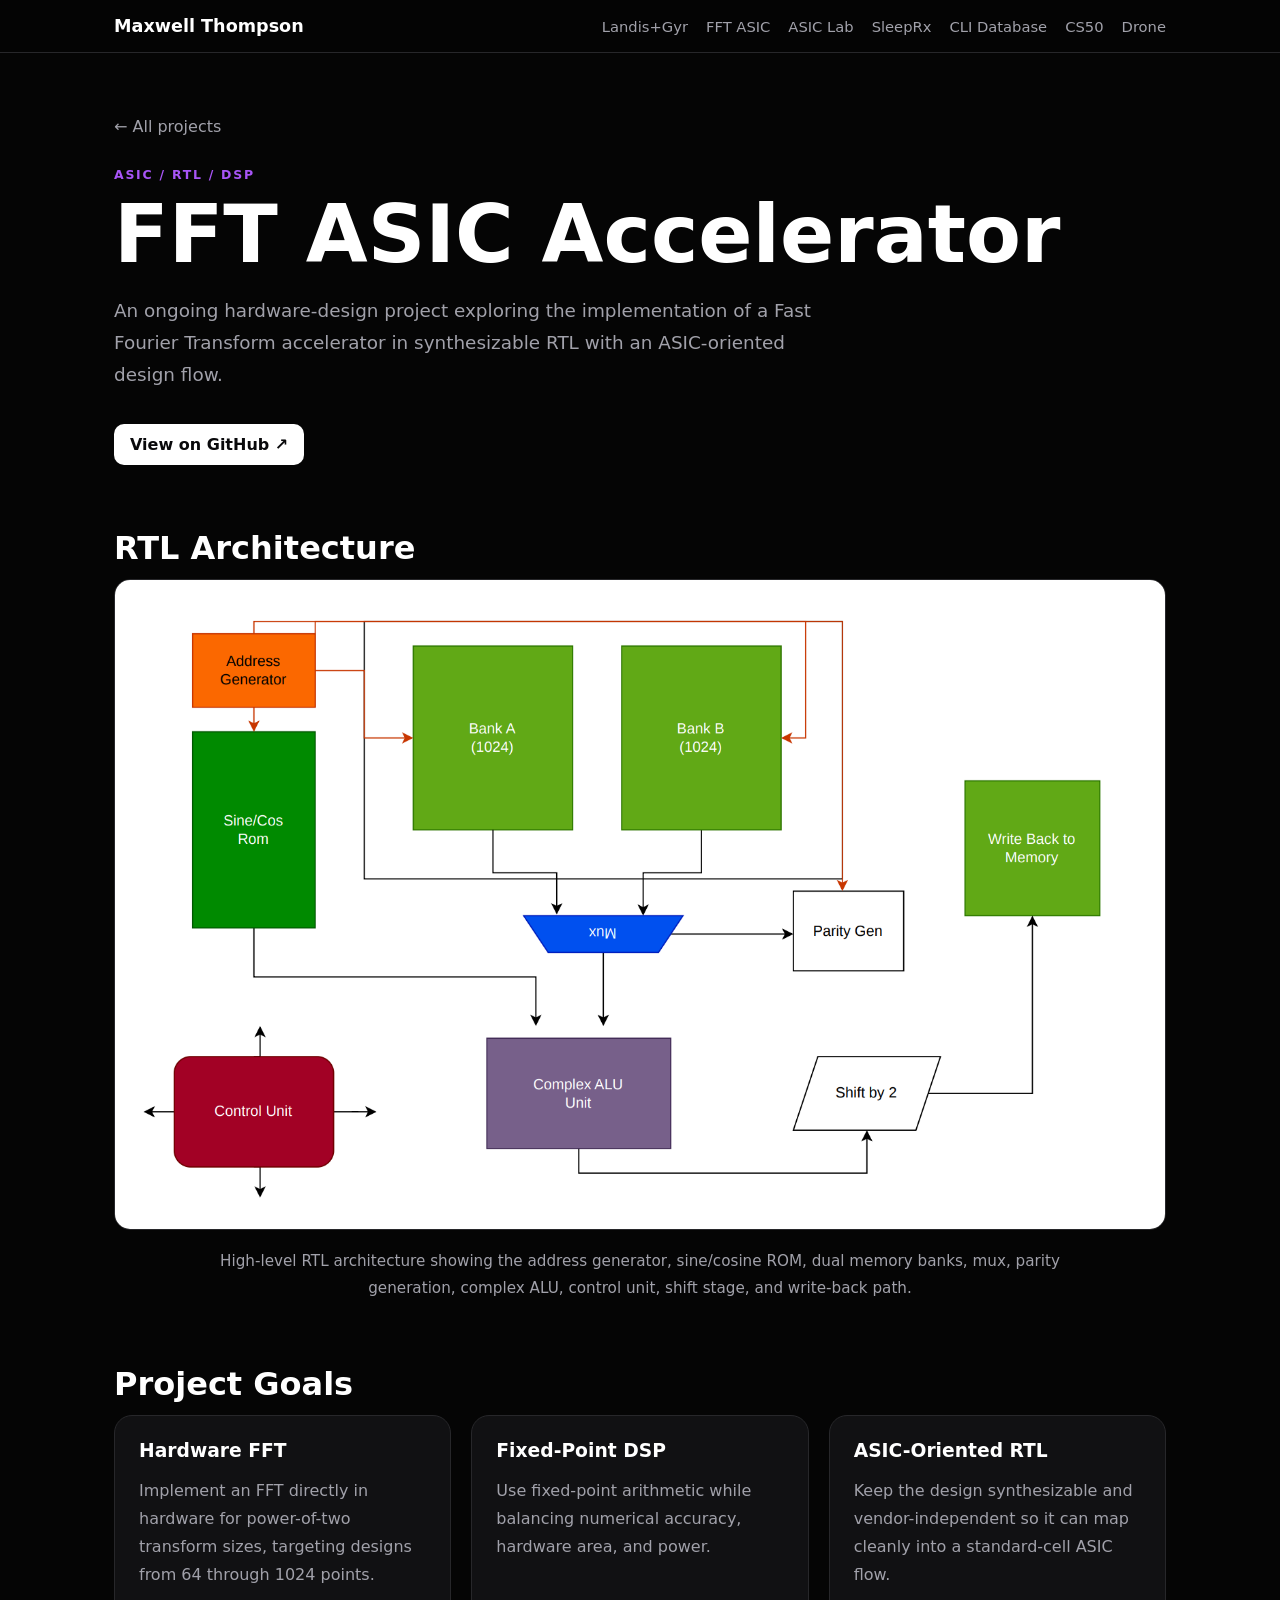
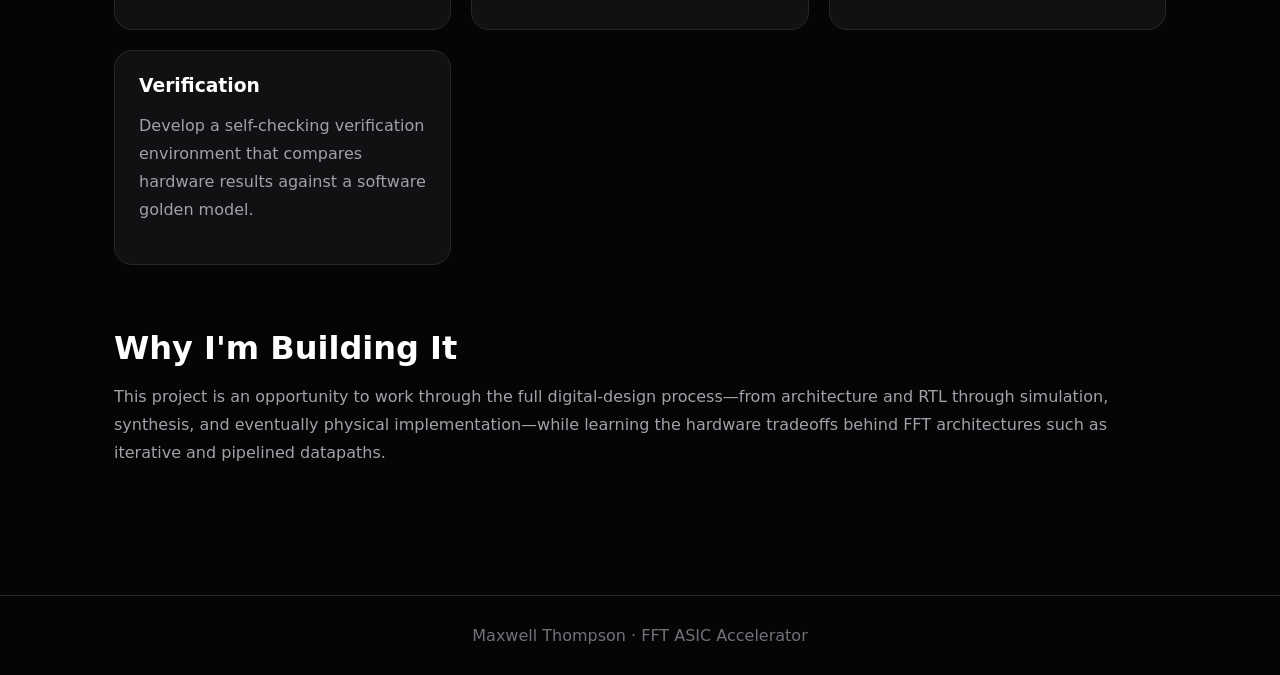
<file: fft.html>
<!DOCTYPE html>
<html lang="en"><head><meta charset="UTF-8"><meta name="viewport" content="width=device-width, initial-scale=1.0"><title>FFT ASIC Accelerator | Maxwell Thompson</title><link rel="stylesheet" href="style.css"></head>
<body>
<nav class="site-nav"><div class="nav-inner"><a class="brand" href="index.html">Maxwell Thompson</a><div class="nav-links"><a href="landis.html">Landis+Gyr</a><a href="fft.html">FFT ASIC</a><a href="asic-lab.html">ASIC Lab</a><a href="sleeprx.html">SleepRx</a><a href="cli-database.html">CLI Database</a><a href="cs50.html">CS50</a><a href="drone.html">Drone</a></div></div></nav>
<main class="container"><a class="back" href="index.html">← All projects</a>
<section class="section"><span class="eyebrow">ASIC / RTL / DSP</span><h1>FFT ASIC Accelerator</h1><p class="lead">An ongoing hardware-design project exploring the implementation of a Fast Fourier Transform accelerator in synthesizable RTL with an ASIC-oriented design flow.</p><a class="button" href="https://github.com/Justin-Meme-Sometimes/FFT-Accelerator" target="_blank" rel="noopener">View on GitHub ↗</a></section>
<section class="section"><h2>RTL Architecture</h2><img class="media" src="assets/fft-rtl-diagram.png" alt="RTL architecture diagram for the FFT accelerator"><p class="media-caption">High-level RTL architecture showing the address generator, sine/cosine ROM, dual memory banks, mux, parity generation, complex ALU, control unit, shift stage, and write-back path.</p></section>
<section class="section"><h2>Project Goals</h2><div class="grid">
<div class="card"><h3>Hardware FFT</h3><p>Implement an FFT directly in hardware for power-of-two transform sizes, targeting designs from 64 through 1024 points.</p></div>
<div class="card"><h3>Fixed-Point DSP</h3><p>Use fixed-point arithmetic while balancing numerical accuracy, hardware area, and power.</p></div>
<div class="card"><h3>ASIC-Oriented RTL</h3><p>Keep the design synthesizable and vendor-independent so it can map cleanly into a standard-cell ASIC flow.</p></div>
<div class="card"><h3>Verification</h3><p>Develop a self-checking verification environment that compares hardware results against a software golden model.</p></div>
</div></section>
<section class="section"><h2>Why I'm Building It</h2><p>This project is an opportunity to work through the full digital-design process—from architecture and RTL through simulation, synthesis, and eventually physical implementation—while learning the hardware tradeoffs behind FFT architectures such as iterative and pipelined datapaths.</p></section>
</main><footer>Maxwell Thompson · FFT ASIC Accelerator</footer>
</body></html>
</file>
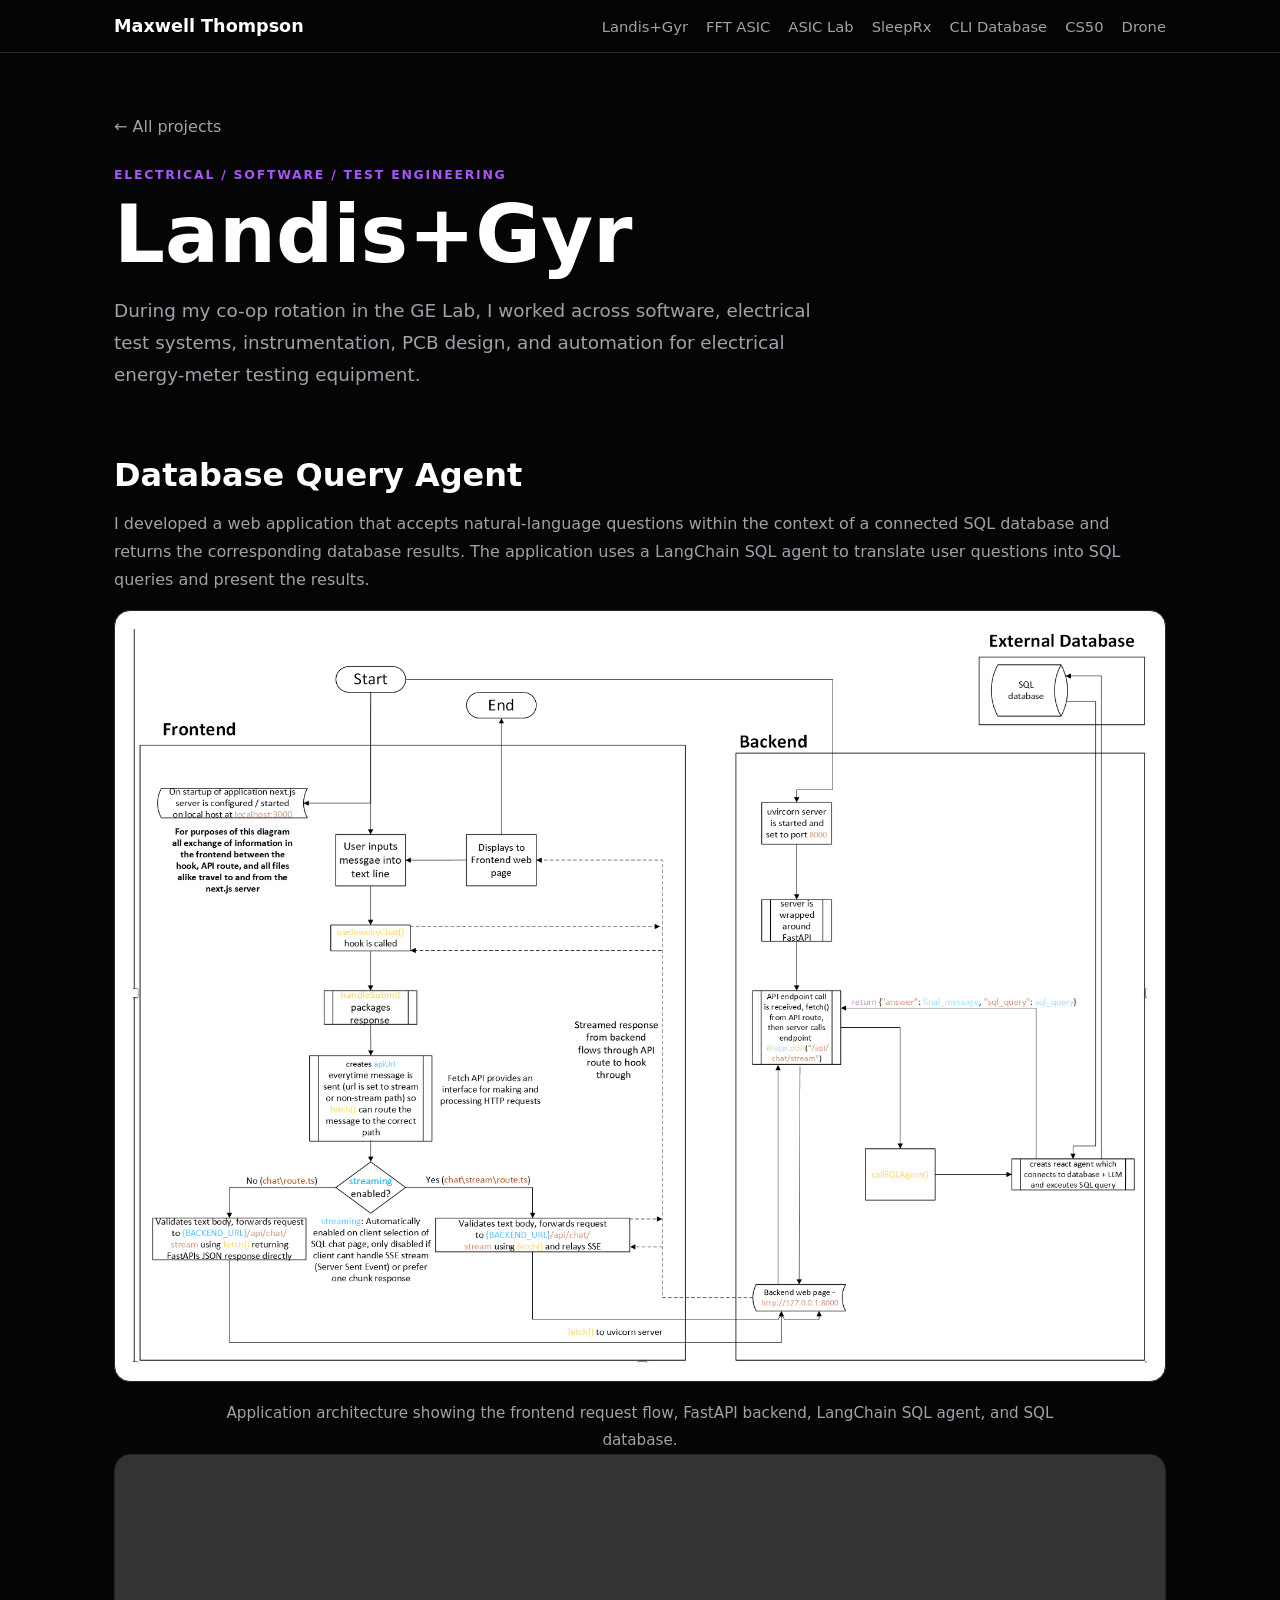
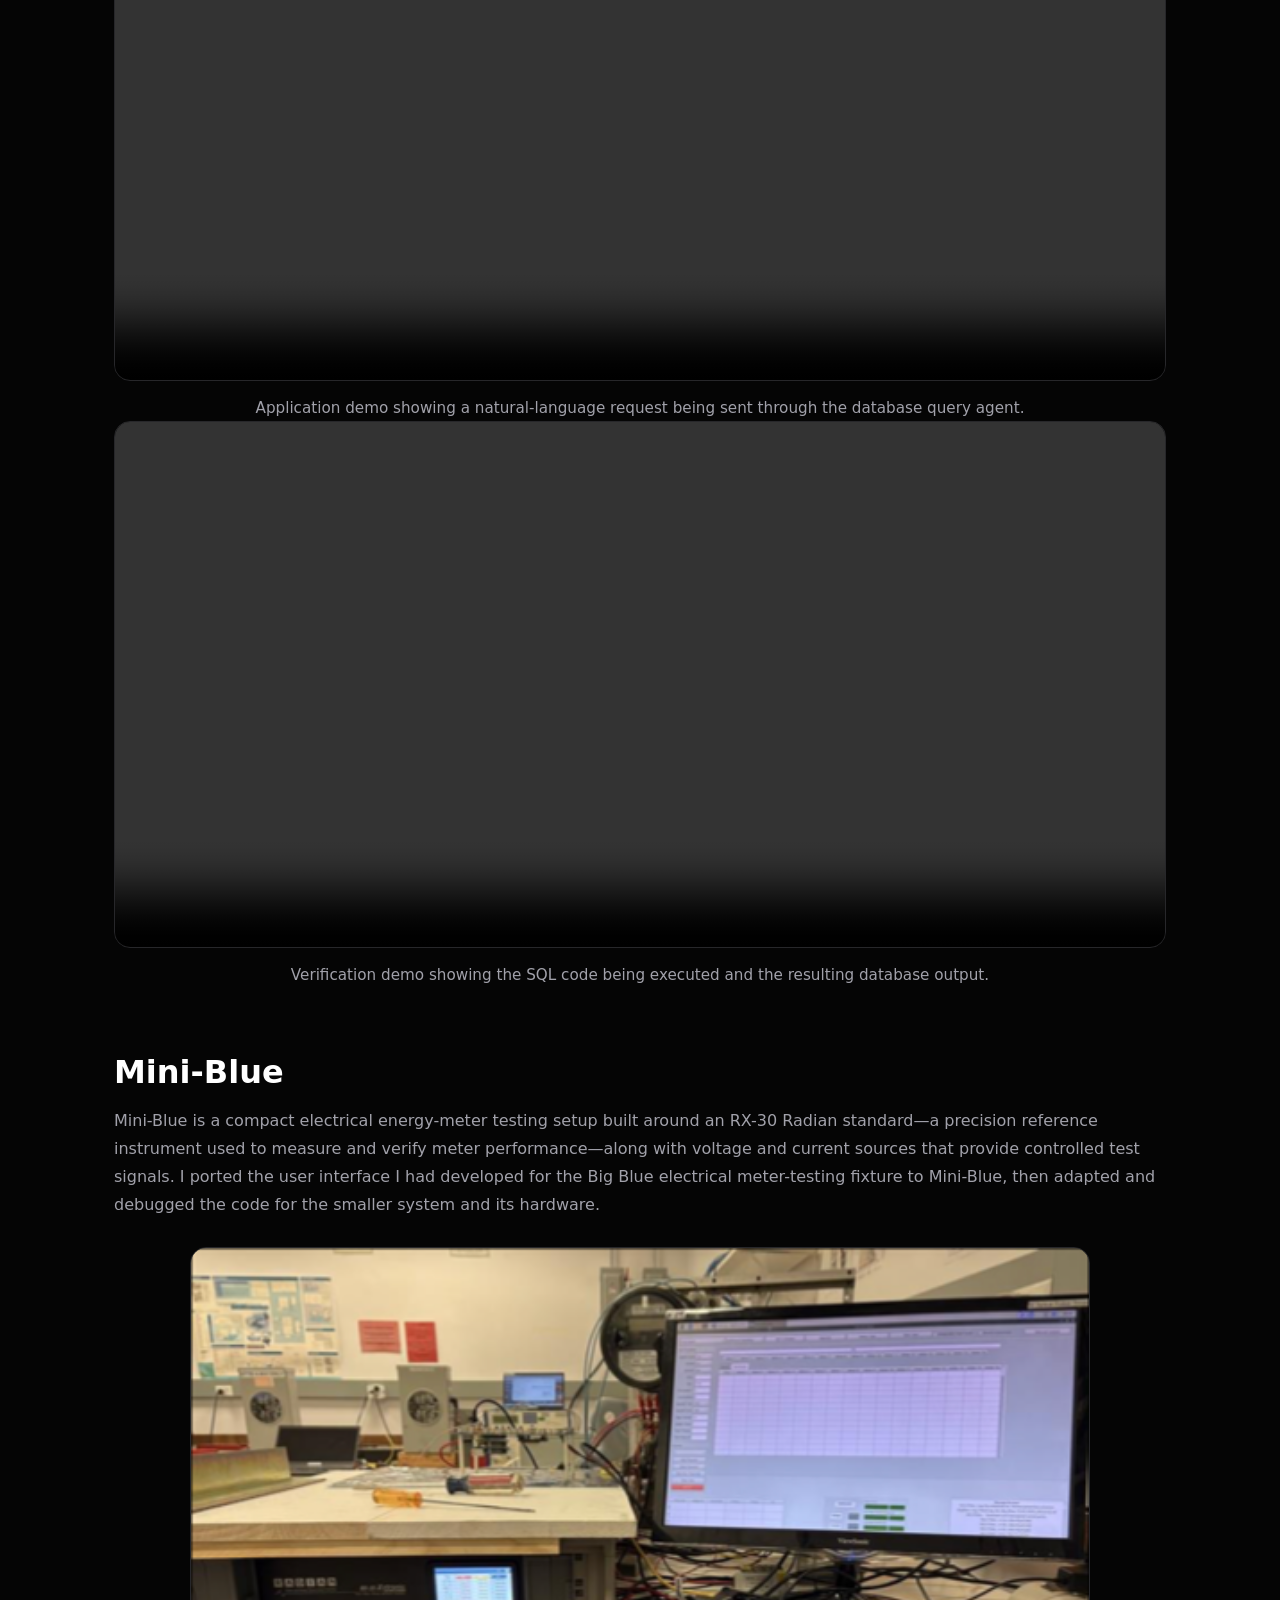
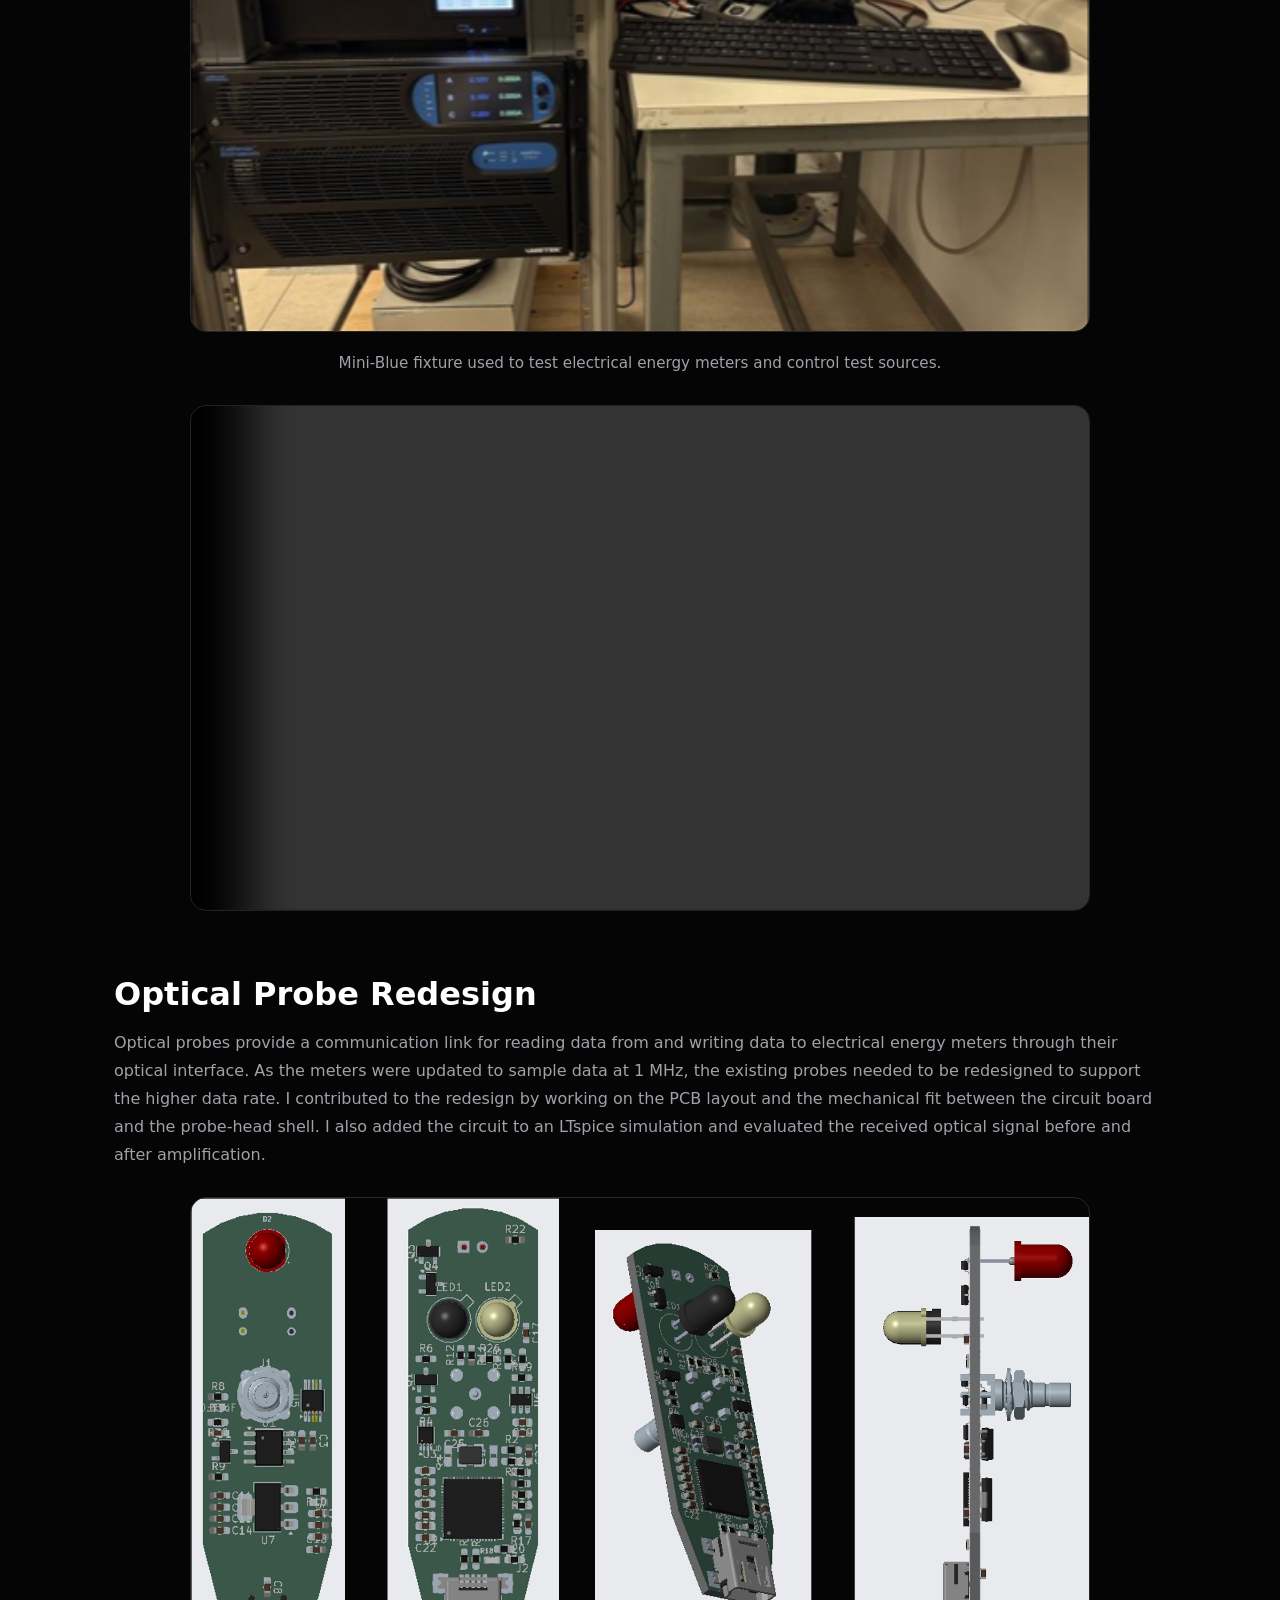
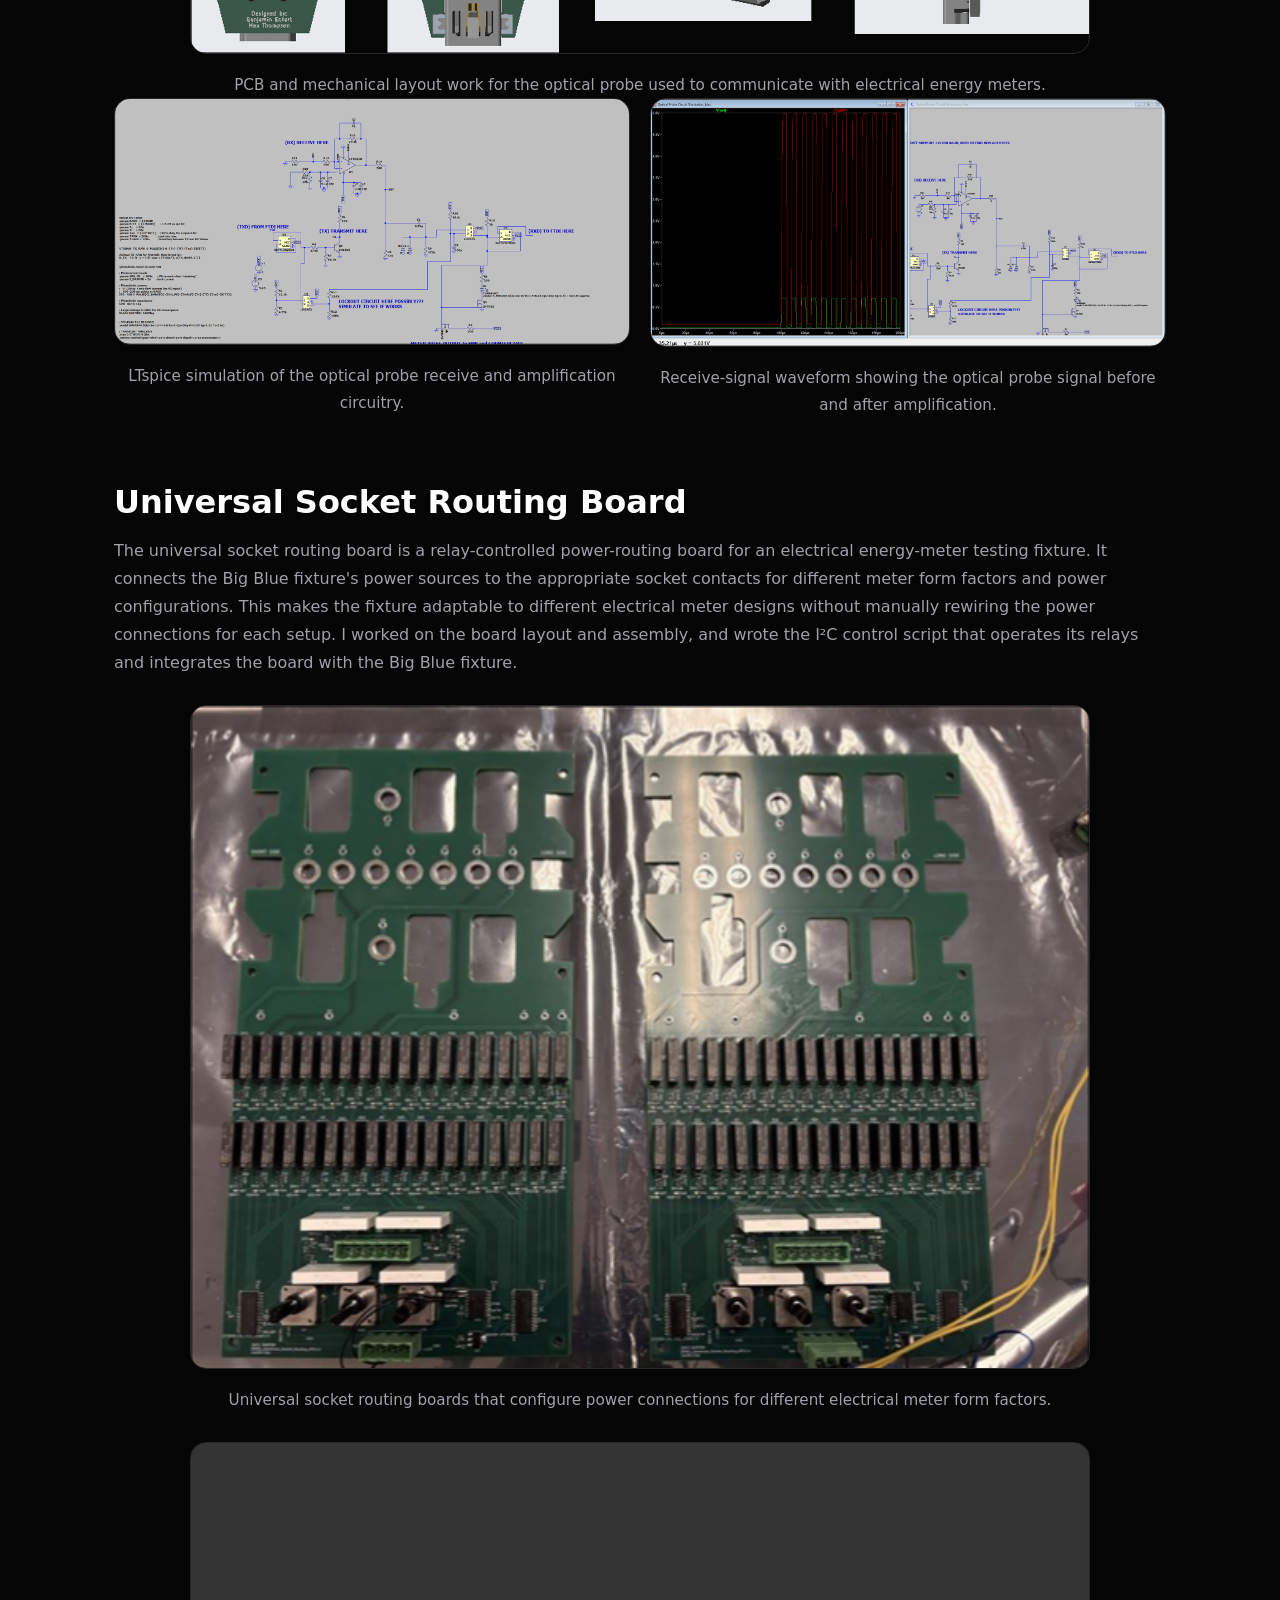
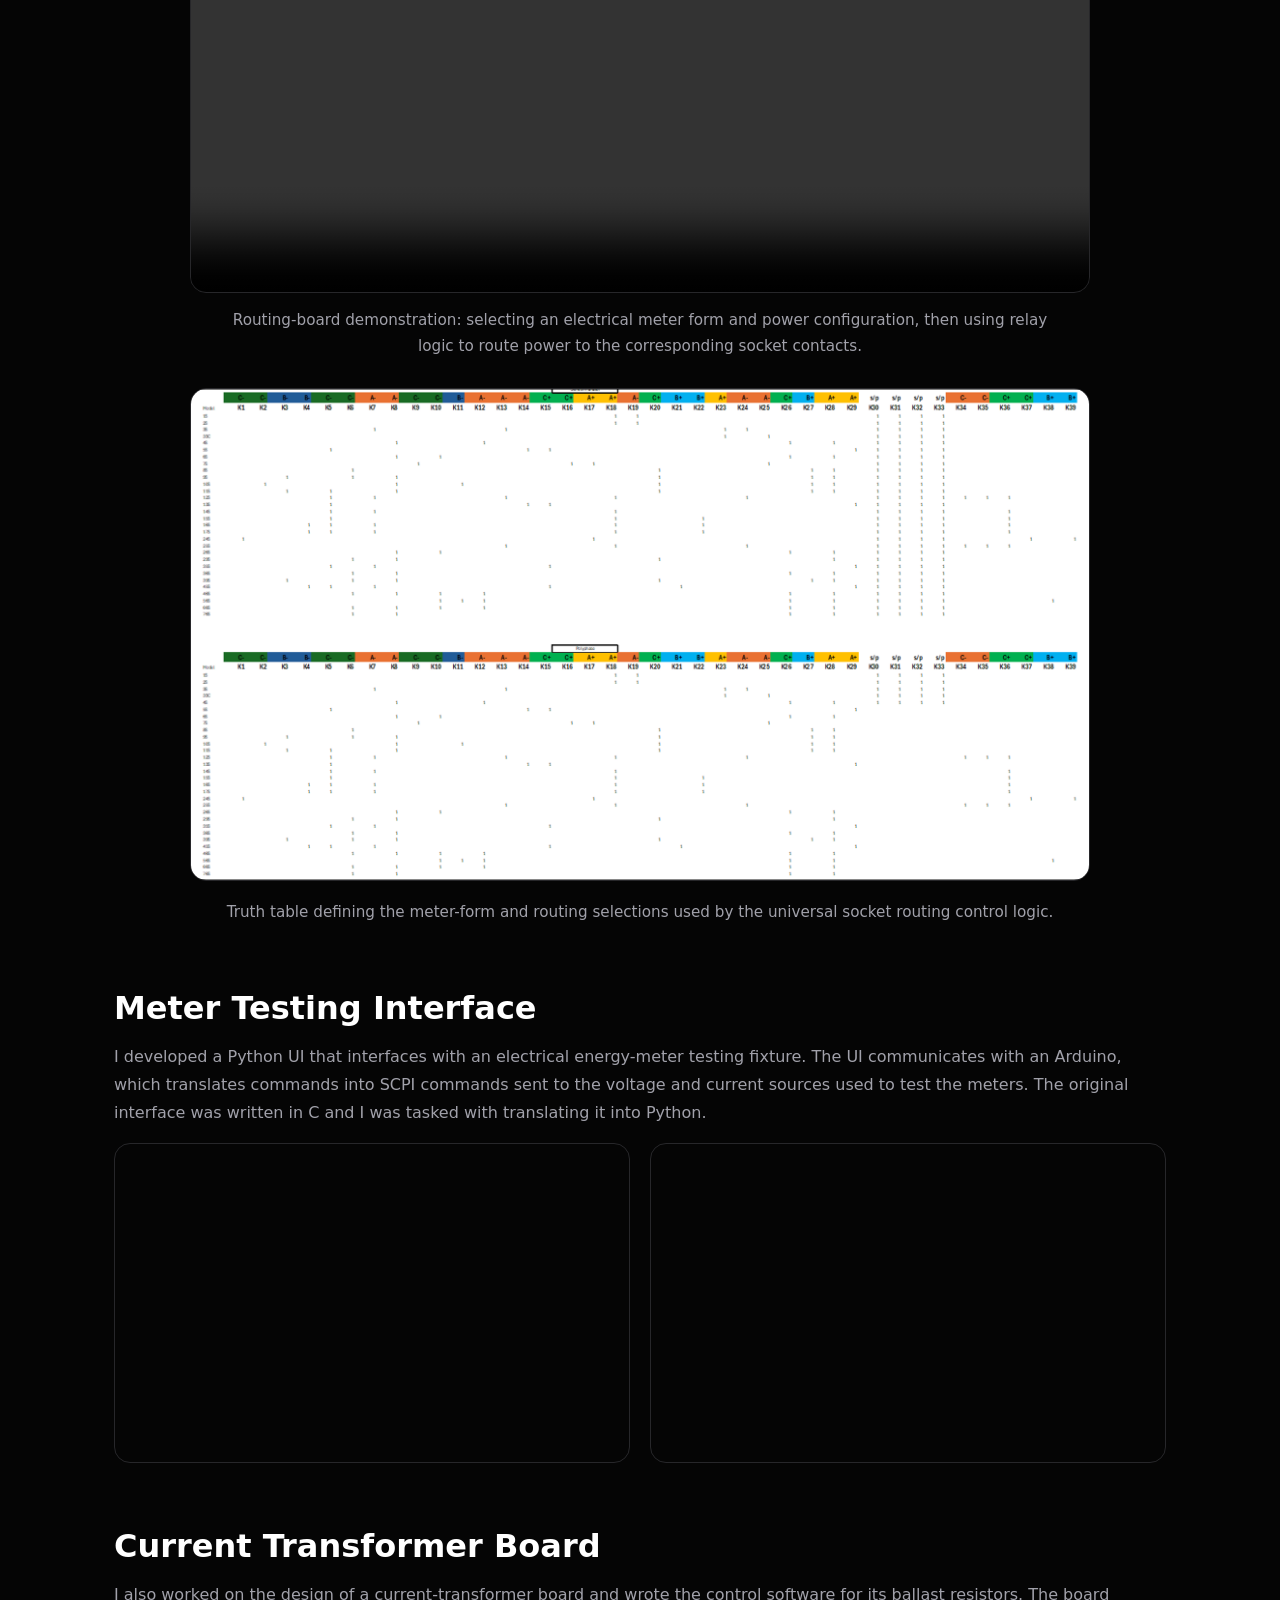
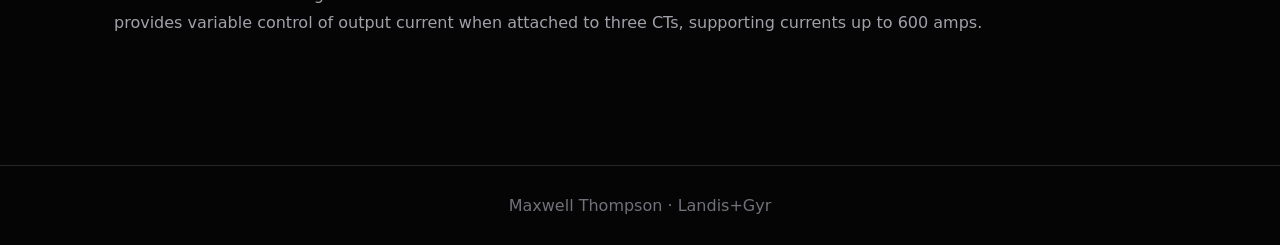
<file: landis.html>
<!DOCTYPE html>
<html lang="en"><head><meta charset="UTF-8"><meta name="viewport" content="width=device-width, initial-scale=1.0"><title>Landis+Gyr | Maxwell Thompson</title><link rel="stylesheet" href="style.css"></head>
<body>
<nav class="site-nav"><div class="nav-inner"><a class="brand" href="index.html">Maxwell Thompson</a><div class="nav-links"><a href="landis.html">Landis+Gyr</a><a href="fft.html">FFT ASIC</a><a href="asic-lab.html">ASIC Lab</a><a href="sleeprx.html">SleepRx</a><a href="cli-database.html">CLI Database</a><a href="cs50.html">CS50</a><a href="drone.html">Drone</a></div></div></nav>
<main class="container"><a class="back" href="index.html">← All projects</a>

<section class="section">
<span class="eyebrow">Electrical / Software / Test Engineering</span>
<h1>Landis+Gyr</h1>
<p class="lead">During my co-op rotation in the GE Lab, I worked across software, electrical test systems, instrumentation, PCB design, and automation for electrical energy-meter testing equipment.</p>
</section>

<section class="section">
<h2>Database Query Agent</h2>
<p>I developed a web application that accepts natural-language questions within the context of a connected SQL database and returns the corresponding database results. The application uses a LangChain SQL agent to translate user questions into SQL queries and present the results.</p>
<div class="database-media-grid"><div class="database-flowchart"><img class="media" src="assets/intern/database-app-flowchart.png" alt="Database application architecture flowchart"><p class="media-caption">Application architecture showing the frontend request flow, FastAPI backend, LangChain SQL agent, and SQL database.</p></div><div><video class="portfolio-video database-video" controls preload="metadata" src="assets/intern/database-app-demo.mp4"></video><p class="media-caption">Application demo showing a natural-language request being sent through the database query agent.</p><video class="portfolio-video database-video" controls preload="metadata" src="assets/intern/database-sql-verification.mp4"></video><p class="media-caption">Verification demo showing the SQL code being executed and the resulting database output.</p></div></div>
</section>

<section class="section">
<h2>Mini-Blue</h2>
<p>Mini-Blue is a compact electrical energy-meter testing setup built around an RX-30 Radian standard—a precision reference instrument used to measure and verify meter performance—along with voltage and current sources that provide controlled test signals. I ported the user interface I had developed for the Big Blue electrical meter-testing fixture to Mini-Blue, then adapted and debugged the code for the smaller system and its hardware.</p>
<div class="media-single"><img class="media" src="assets/intern/mini-blue-testing-fixture.png" alt="Mini-Blue electrical meter testing fixture"><p class="media-caption">Mini-Blue fixture used to test electrical energy meters and control test sources.</p></div><div class="media-single mini-blue-video-frame"><video class="portfolio-video mini-blue-rotated-video" controls preload="metadata" src="assets/intern/mini-blue-demo.mp4"></video><p class="media-caption">Mini-Blue demonstration showing the adapted user interface and electrical meter test setup.</p></div>
</section>

<section class="section">
<h2>Optical Probe Redesign</h2>
<p>Optical probes provide a communication link for reading data from and writing data to electrical energy meters through their optical interface. As the meters were updated to sample data at 1 MHz, the existing probes needed to be redesigned to support the higher data rate. I contributed to the redesign by working on the PCB layout and the mechanical fit between the circuit board and the probe-head shell. I also added the circuit to an LTspice simulation and evaluated the received optical signal before and after amplification.</p>
<div class="media-single"><img class="media" src="assets/intern/optical-probe-layout.png" alt="Optical probe PCB and mechanical layout"><p class="media-caption">PCB and mechanical layout work for the optical probe used to communicate with electrical energy meters.</p></div>
<div class="media-grid">
<div><img class="media" src="assets/intern/optical-probe-ltspice.png" alt="LTspice optical probe simulation"><p class="media-caption">LTspice simulation of the optical probe receive and amplification circuitry.</p></div>
<div><img class="media" src="assets/intern/optical-probe-rx-waveform.png" alt="Optical probe receive waveform"><p class="media-caption">Receive-signal waveform showing the optical probe signal before and after amplification.</p></div>
</div>
</section>

<section class="section">
<h2>Universal Socket Routing Board</h2>
<p>The universal socket routing board is a relay-controlled power-routing board for an electrical energy-meter testing fixture. It connects the Big Blue fixture's power sources to the appropriate socket contacts for different meter form factors and power configurations. This makes the fixture adaptable to different electrical meter designs without manually rewiring the power connections for each setup. I worked on the board layout and assembly, and wrote the I²C control script that operates its relays and integrates the board with the Big Blue fixture.</p>
<div class="media-single"><img class="media" src="assets/intern/universal-socket-routing-board.png" alt="Universal socket routing boards"><p class="media-caption">Universal socket routing boards that configure power connections for different electrical meter form factors.</p></div>
<div class="media-single"><video class="portfolio-video" controls preload="metadata" src="assets/intern/universal-socket-routing-demo.mp4"></video><p class="media-caption">Routing-board demonstration: selecting an electrical meter form and power configuration, then using relay logic to route power to the corresponding socket contacts.</p></div>
<div class="media-single"><img class="media" src="assets/intern/universal-socket-truth-table.png" alt="Universal socket routing truth table"><p class="media-caption">Truth table defining the meter-form and routing selections used by the universal socket routing control logic.</p></div>
</section>

<section class="section">
<h2>Meter Testing Interface</h2>
<p>I developed a Python UI that interfaces with an electrical energy-meter testing fixture. The UI communicates with an Arduino, which translates commands into SCPI commands sent to the voltage and current sources used to test the meters. The original interface was written in C and I was tasked with translating it into Python.</p>
<div class="media-grid"><iframe src="https://www.youtube.com/embed/SWaoxzoS1Sw" title="Landis+Gyr electrical meter testing UI" allowfullscreen></iframe><iframe src="https://www.youtube.com/embed/bPGgacWYwlw" title="Current transformer board" allowfullscreen></iframe></div>
</section>

<section class="section">
<h2>Current Transformer Board</h2>
<p>I also worked on the design of a current-transformer board and wrote the control software for its ballast resistors. The board provides variable control of output current when attached to three CTs, supporting currents up to 600 amps.</p>
</section>

</main><footer>Maxwell Thompson · Landis+Gyr</footer></body></html>
</file>
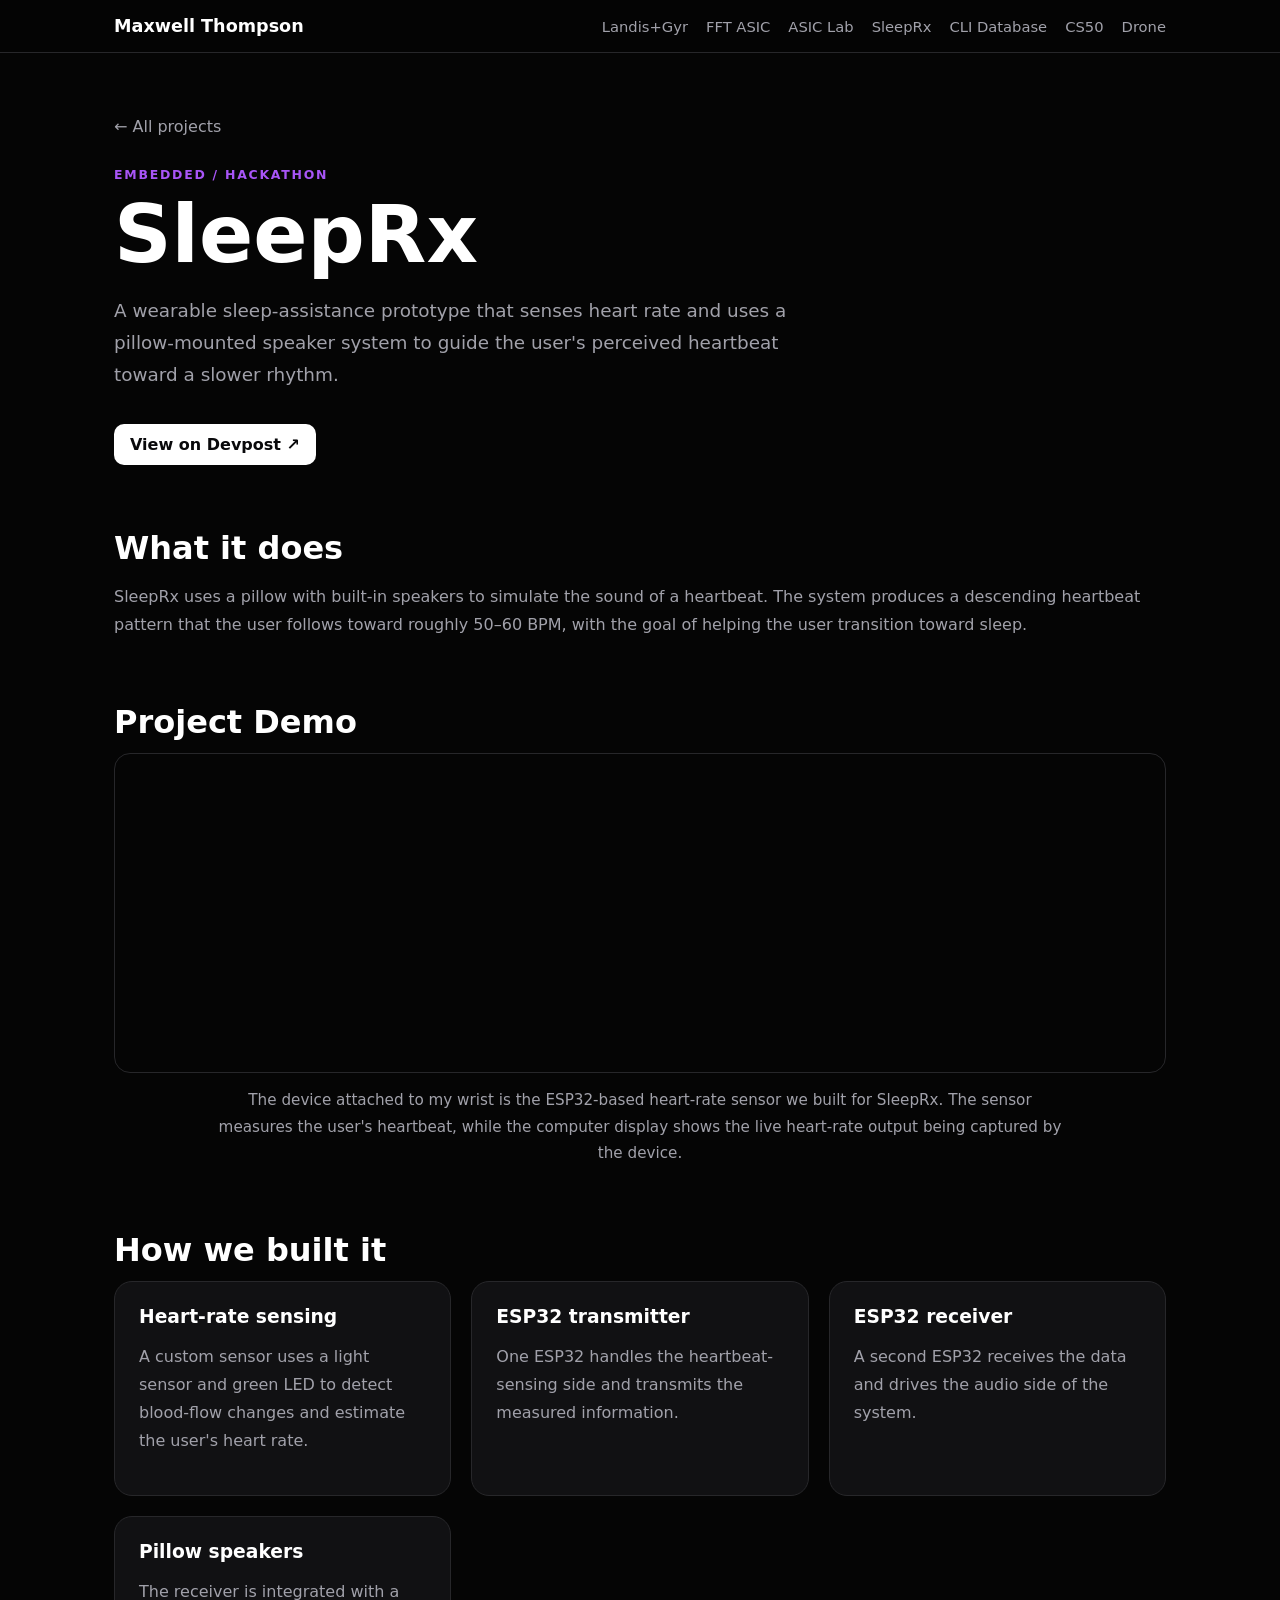
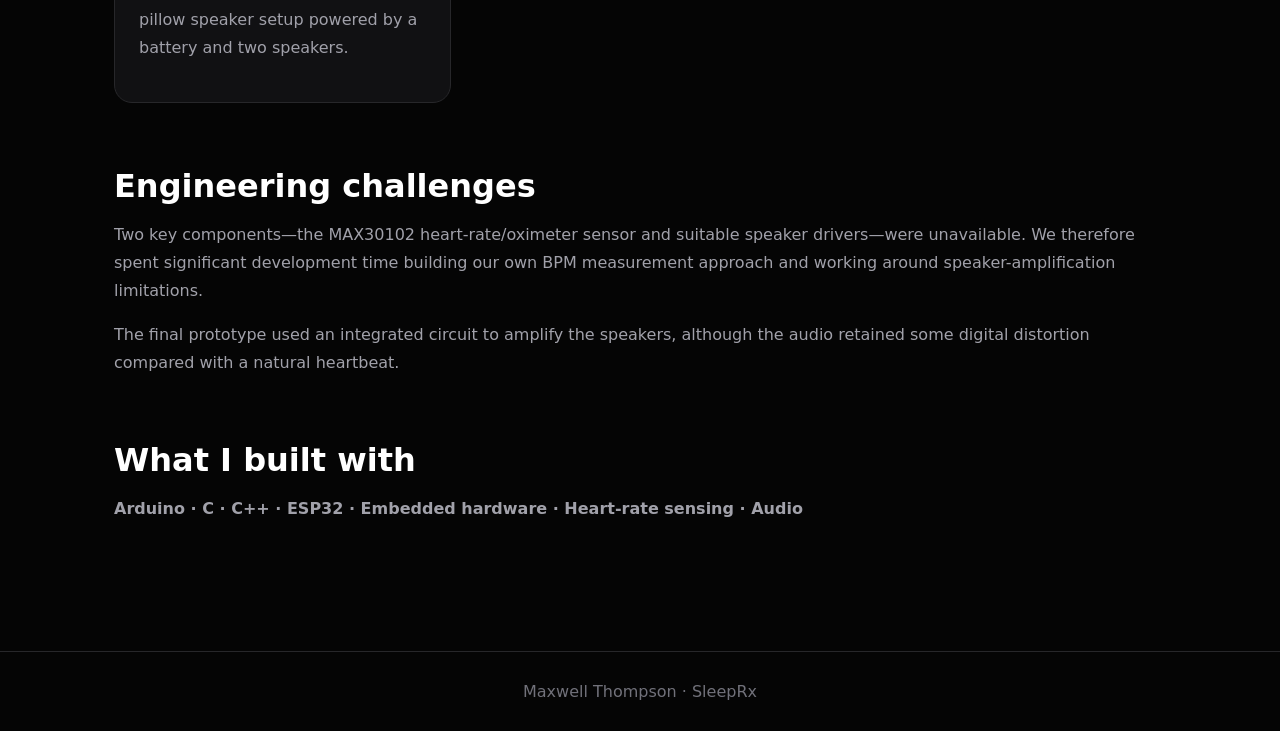
<file: sleeprx.html>
<!DOCTYPE html>
<html lang="en"><head><meta charset="UTF-8"><meta name="viewport" content="width=device-width, initial-scale=1.0"><title>SleepRx | Maxwell Thompson</title><link rel="stylesheet" href="style.css"></head>
<body>
<nav class="site-nav"><div class="nav-inner"><a class="brand" href="index.html">Maxwell Thompson</a><div class="nav-links"><a href="landis.html">Landis+Gyr</a><a href="fft.html">FFT ASIC</a><a href="asic-lab.html">ASIC Lab</a><a href="sleeprx.html">SleepRx</a><a href="cli-database.html">CLI Database</a><a href="cs50.html">CS50</a><a href="drone.html">Drone</a></div></div></nav>
<main class="container"><a class="back" href="index.html">← All projects</a>
<section class="section"><span class="eyebrow">Embedded / Hackathon</span><h1>SleepRx</h1><p class="lead">A wearable sleep-assistance prototype that senses heart rate and uses a pillow-mounted speaker system to guide the user's perceived heartbeat toward a slower rhythm.</p><a class="button" href="https://devpost.com/software/sleeprx" target="_blank" rel="noopener">View on Devpost ↗</a></section>
<section class="section"><h2>What it does</h2><p>SleepRx uses a pillow with built-in speakers to simulate the sound of a heartbeat. The system produces a descending heartbeat pattern that the user follows toward roughly 50–60 BPM, with the goal of helping the user transition toward sleep.</p></section>
<section class="section"><h2>Project Demo</h2><div class="media-grid"><iframe src="https://www.youtube.com/embed/IHKNiweo468" title="SleepRx project demo" frameborder="0" allow="accelerometer; autoplay; clipboard-write; encrypted-media; gyroscope; picture-in-picture; web-share" allowfullscreen></iframe></div><p class="media-caption">The device attached to my wrist is the ESP32-based heart-rate sensor we built for SleepRx. The sensor measures the user's heartbeat, while the computer display shows the live heart-rate output being captured by the device.</p></section>
<section class="section"><h2>How we built it</h2><div class="grid"><div class="card"><h3>Heart-rate sensing</h3><p>A custom sensor uses a light sensor and green LED to detect blood-flow changes and estimate the user's heart rate.</p></div><div class="card"><h3>ESP32 transmitter</h3><p>One ESP32 handles the heartbeat-sensing side and transmits the measured information.</p></div><div class="card"><h3>ESP32 receiver</h3><p>A second ESP32 receives the data and drives the audio side of the system.</p></div><div class="card"><h3>Pillow speakers</h3><p>The receiver is integrated with a pillow speaker setup powered by a battery and two speakers.</p></div></div></section>
<section class="section"><h2>Engineering challenges</h2><p>Two key components—the MAX30102 heart-rate/oximeter sensor and suitable speaker drivers—were unavailable. We therefore spent significant development time building our own BPM measurement approach and working around speaker-amplification limitations.</p><p>The final prototype used an integrated circuit to amplify the speakers, although the audio retained some digital distortion compared with a natural heartbeat.</p></section>
<section class="section"><h2>What I built with</h2><p><strong>Arduino · C · C++ · ESP32 · Embedded hardware · Heart-rate sensing · Audio</strong></p></section>
</main><footer>Maxwell Thompson · SleepRx</footer>
</body></html>
</file>
<file: style.css>
* { box-sizing: border-box; }
body { margin:0; background:#050505; color:#e5e7eb; font-family:Inter,ui-sans-serif,system-ui,-apple-system,BlinkMacSystemFont,"Segoe UI",sans-serif; }
a { color:inherit; }
.site-nav { position:sticky; top:0; z-index:20; background:rgba(5,5,5,.9); backdrop-filter:blur(12px); border-bottom:1px solid #27272a; }
.nav-inner { max-width:1100px; margin:auto; padding:16px 24px; display:flex; justify-content:space-between; align-items:center; gap:20px; }
.brand { text-decoration:none; font-weight:800; color:white; font-size:1.1rem; }
.nav-links { display:flex; flex-wrap:wrap; gap:18px; }
.nav-links a { text-decoration:none; color:#a1a1aa; font-size:.92rem; transition:.2s; }
.nav-links a:hover { color:white; }
.container { max-width:1100px; margin:auto; padding:64px 24px; }
.hero { min-height:60vh; display:flex; flex-direction:column; justify-content:center; }
.eyebrow { color:#a855f7; text-transform:uppercase; letter-spacing:.14em; font-size:.78rem; font-weight:700; }
h1 { color:white; font-size:clamp(2.5rem,7vw,5rem); line-height:1; margin:12px 0 20px; }
h2 { color:white; font-size:2rem; margin:0 0 12px; }
h3 { color:white; margin:0 0 8px; }
p { color:#a1a1aa; line-height:1.75; }
.lead { max-width:720px; font-size:1.15rem; }
.grid { display:grid; grid-template-columns:repeat(auto-fit,minmax(250px,1fr)); gap:20px; }
.card { display:block; padding:24px; background:#111113; border:1px solid #27272a; border-radius:18px; text-decoration:none; transition:transform .2s,border-color .2s; }
.card:hover { transform:translateY(-4px); border-color:#71717a; }
.tag { display:inline-block; margin-bottom:16px; padding:5px 10px; border:1px solid #3f3f46; border-radius:999px; color:#d4d4d8; font-size:.75rem; }
.button { display:inline-block; margin-top:14px; padding:11px 16px; border-radius:10px; background:#fff; color:#09090b; text-decoration:none; font-weight:700; }
.section { margin-bottom:64px; }
.media-grid { display:grid; grid-template-columns:repeat(auto-fit,minmax(300px,1fr)); gap:20px; }
iframe, img.media { width:100%; border-radius:16px; border:1px solid #27272a; }
iframe { height:320px; }
.media-caption { max-width:850px; margin:14px auto 0; text-align:center; font-size:.95rem; color:#a1a1aa; }
.gallery { display:grid; grid-template-columns:repeat(auto-fit,minmax(220px,1fr)); gap:14px; }
.gallery img { width:100%; height:240px; object-fit:cover; border-radius:14px; border:1px solid #27272a; }
.back { display:inline-block; margin-bottom:28px; color:#a1a1aa; text-decoration:none; }
.back:hover { color:white; }
ul { color:#a1a1aa; line-height:1.9; }
footer { border-top:1px solid #27272a; padding:30px 24px; color:#71717a; text-align:center; }
@media(max-width:700px){ .nav-inner{align-items:flex-start;flex-direction:column}.nav-links{gap:12px}.container{padding:45px 18px} iframe{height:230px} }

.portfolio-video { width:100%; max-height:620px; display:block; border-radius:16px; border:1px solid #27272a; background:#000; }
.media-single { max-width:900px; margin:28px auto 0; }

.database-media { grid-template-columns: minmax(0, 1.15fr) minmax(0, 1fr); gap:28px; align-items:start; }
.database-flowchart .media { background:#fff; padding:18px; min-height:420px; object-fit:contain; }
.database-media .portfolio-video { min-height:420px; object-fit:contain; }
.database-verification { max-width:1050px; }
.database-verification .portfolio-video { max-height:700px; }
@media(max-width:800px){ .database-media { grid-template-columns:1fr; } .database-flowchart .media, .database-media .portfolio-video { min-height:0; } }



/* Rotate the sideways Mini-Blue recording 90 degrees clockwise. */
.mini-blue-video-frame {
  position: relative;
  width: min(100%, 900px);
  aspect-ratio: 16 / 9;
  overflow: hidden;
  margin-left: auto;
  margin-right: auto;
}
.mini-blue-rotated-video {
  position: absolute;
  top: 50%;
  left: 50%;
  width: 56.25%;
  height: 177.7778%;
  max-width: none;
  max-height: none;
  transform: translate(-50%, -50%) rotate(90deg);
  transform-origin: center;
}


/* ASIC Lab page treatment */
.lab-hero {
  position: relative;
  overflow: hidden;
  padding: clamp(30px, 6vw, 68px);
  margin: 0 0 70px;
  border: 1px solid #373047;
  border-radius: 26px;
  background:
    radial-gradient(ellipse at 82% 10%, rgba(124,58,237,.25), transparent 38%),
    radial-gradient(ellipse at 10% 100%, rgba(14,165,233,.12), transparent 42%),
    linear-gradient(135deg, #17131f 0%, #101116 55%, #0b1018 100%);
  box-shadow: 0 24px 70px rgba(0,0,0,.28);
}
.lab-hero h1 { max-width: 780px; }
.lab-hero .lead { max-width: 790px; }
.lab-hero-meta { display:flex; flex-wrap:wrap; gap:10px; margin-top:26px; }
.lab-hero-meta span { padding:8px 12px; border:1px solid #454052; border-radius:999px; color:#ddd6fe; background:rgba(15,13,22,.62); font-size:.84rem; }
.lab-section { padding-top:8px; }
.lab-section h2 { margin-top:10px; }
.lab-description { max-width:900px; margin-bottom:26px; }
.lab-card { background:linear-gradient(155deg,#17171d 0%,#0e0e12 100%); }
.lab-card h3 { min-height:2.5em; }
img.lab-diagram { display:block; width:100%; height:auto; margin-top:18px; padding:10px; background:#08090c; object-fit:contain; border-radius:12px; }

/* Make the Lab 6 controller state diagram easier to read. */
.controller-state-card { grid-column: 1 / -1; }
img.controller-state-diagram { display:block; width:100%; max-width:1250px; height:auto; margin:18px auto 0; padding:16px; background:#fff; object-fit:contain; border-radius:12px; }
@media(max-width:700px) { .controller-state-card { grid-column:auto; } img.controller-state-diagram { padding:6px; } }
</file>
